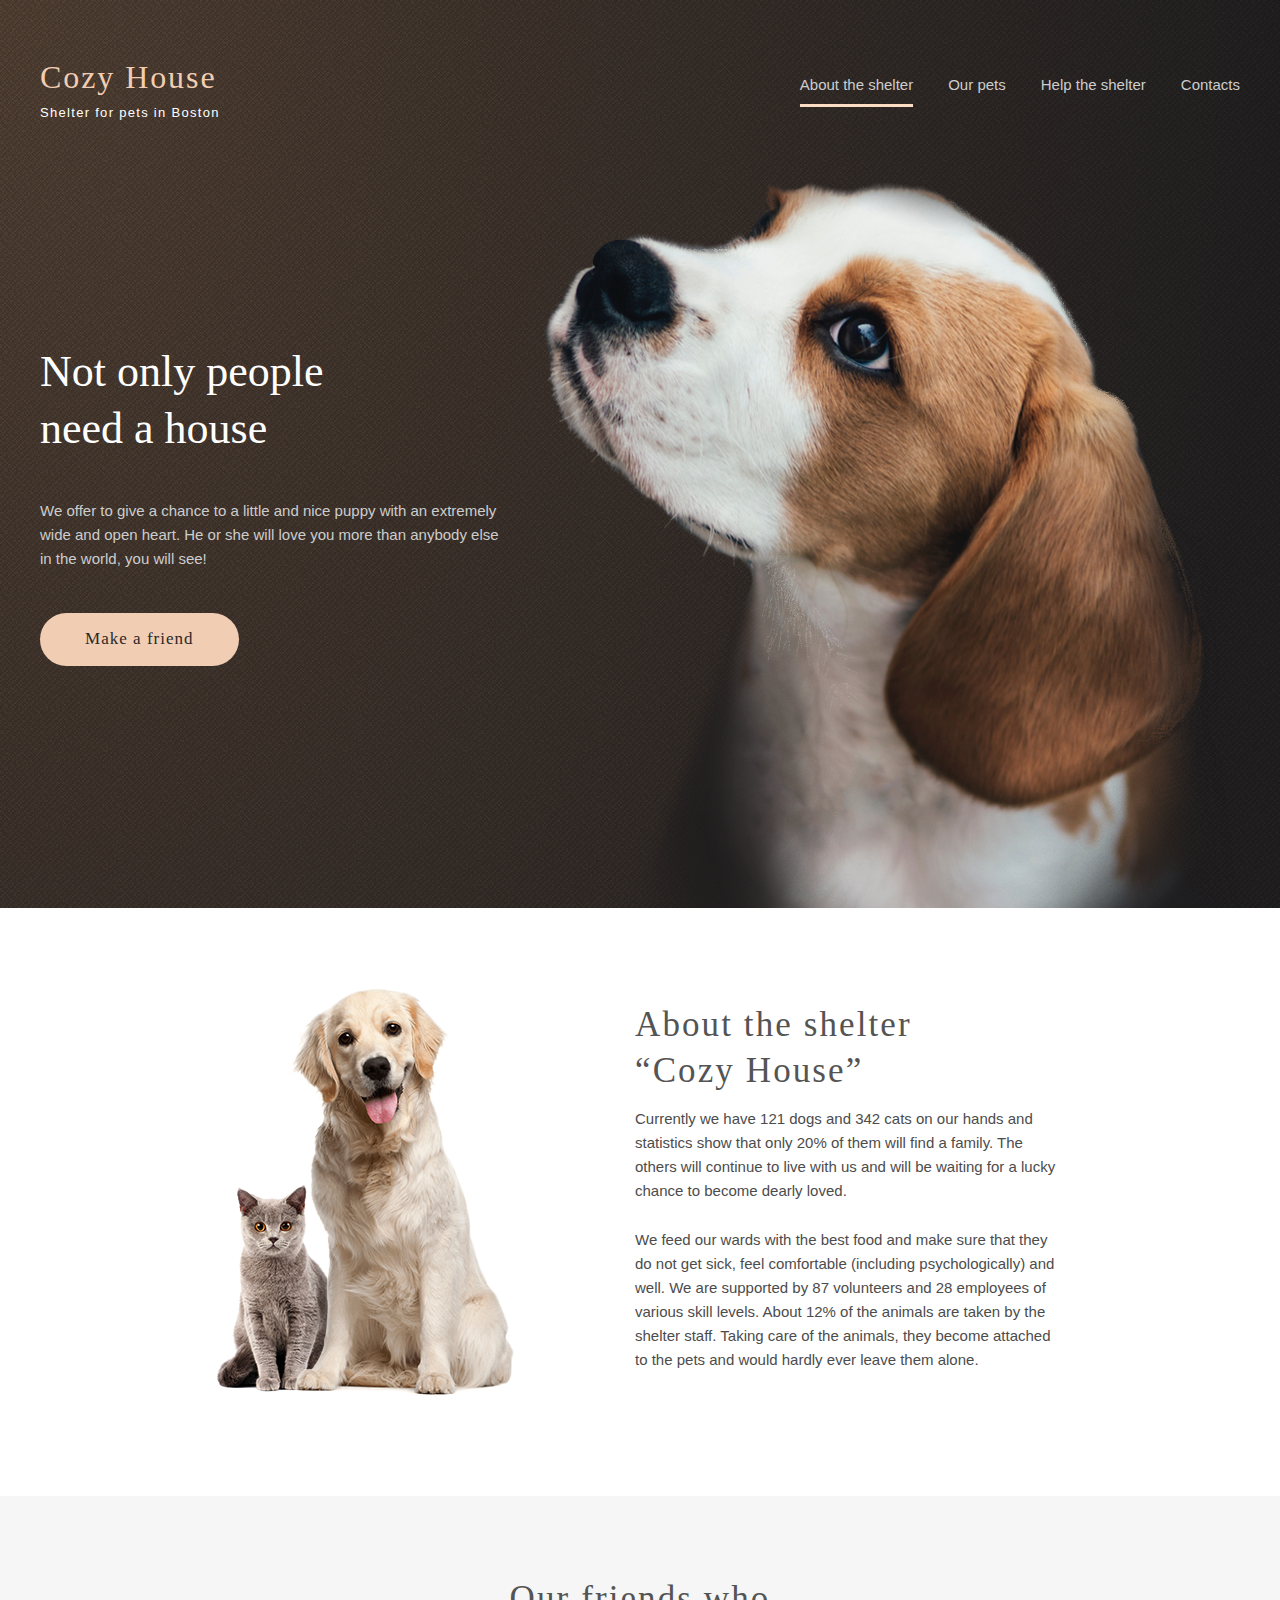
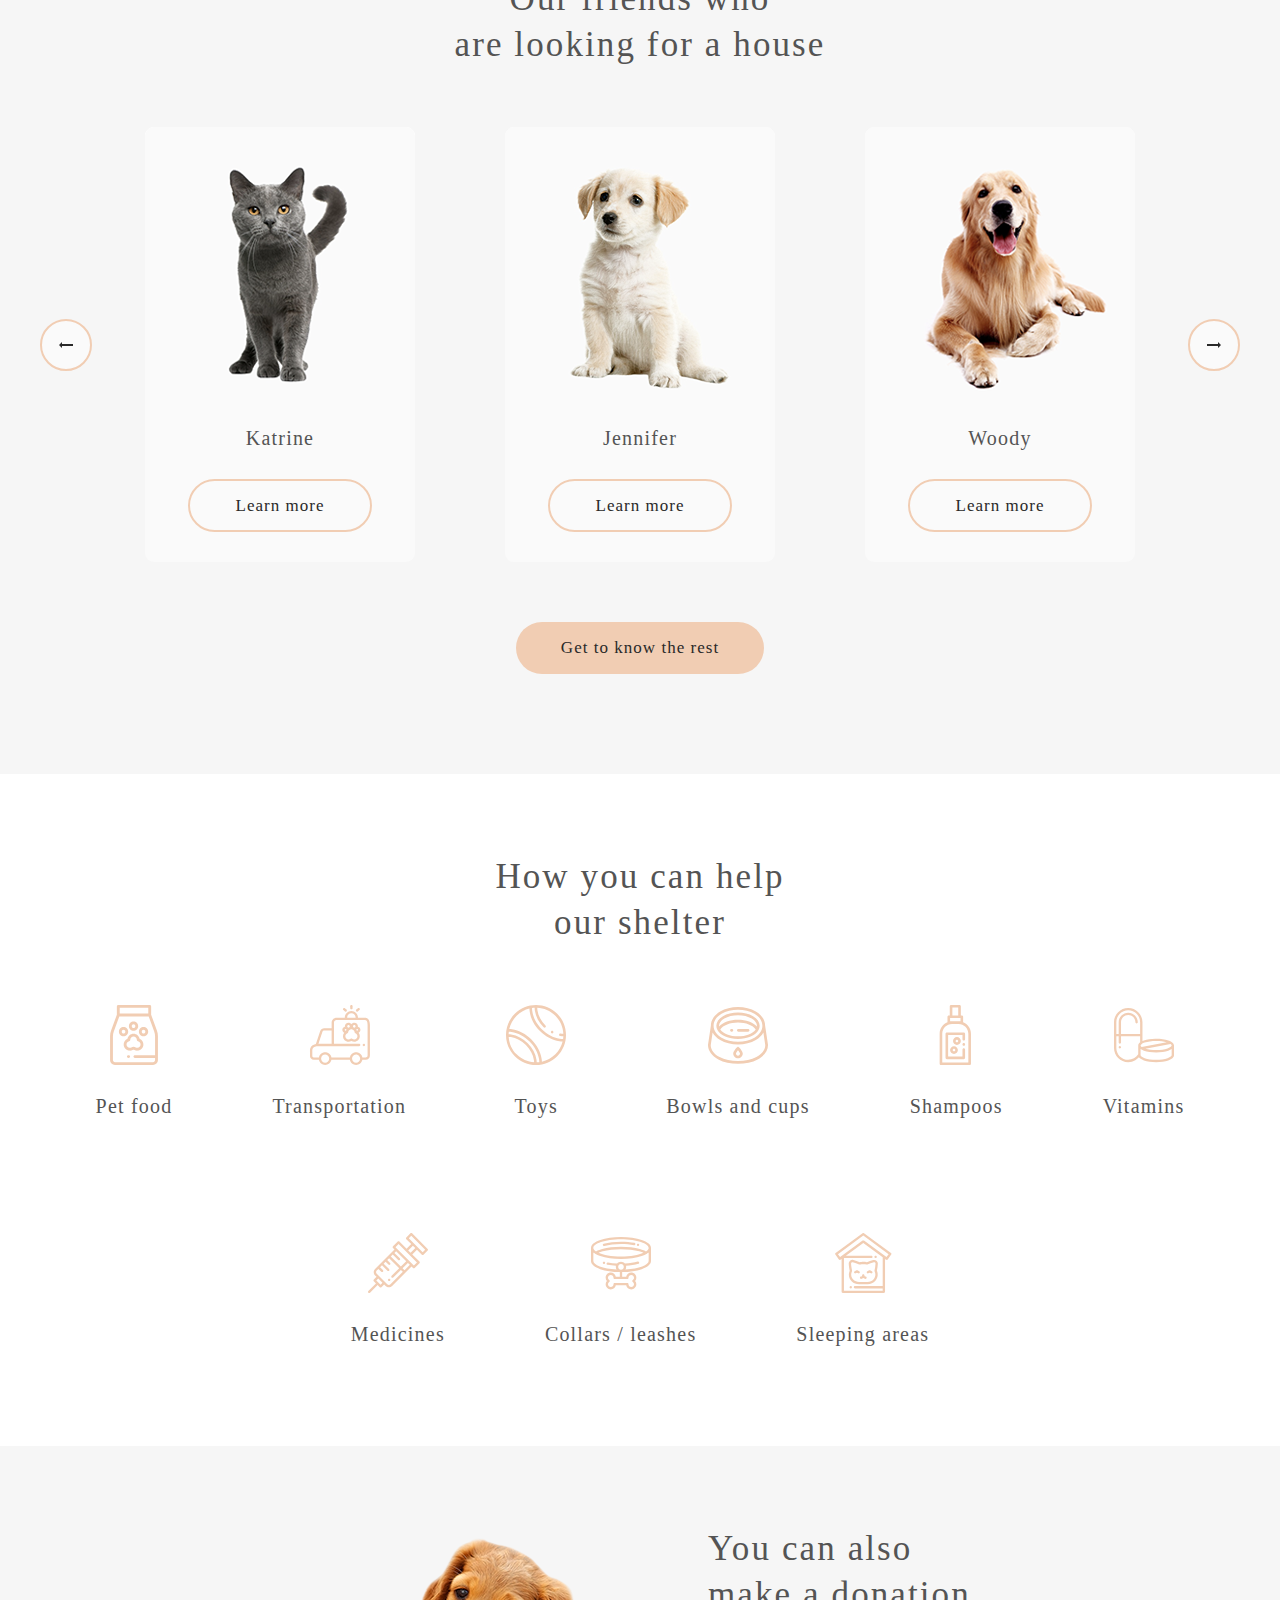
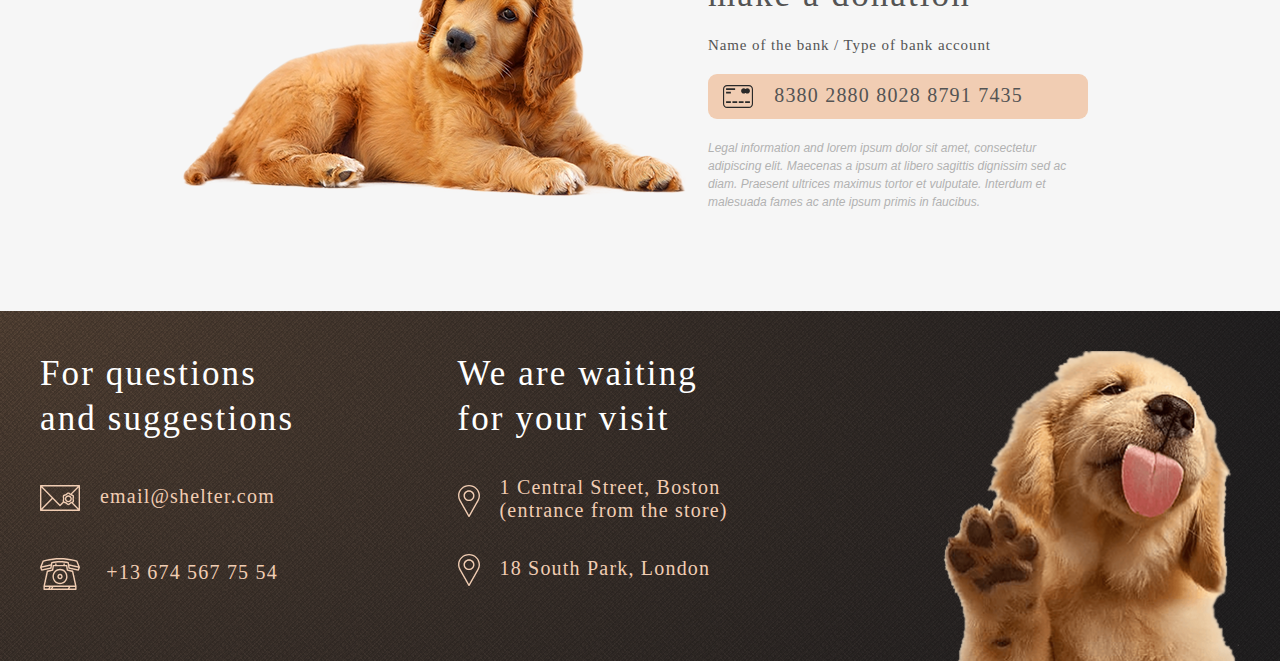
<file: index.html>
<!DOCTYPE html>
<html lang="en">
  <head>
    <meta charset="UTF-8" />
    <meta http-equiv="X-UA-Compatible" content="IE=edge" />
    <meta name="viewport" content="width=device-width, initial-scale=1.0" />
    <title>Shelter</title>
    <link rel="stylesheet" href="css/style.css" />
  </head>
  <body>
    <header>
      <div class="container flex-wrapper">
        <div>
          <a class="logo" href="#"> Cozy House</a>
          <p class="subtitle">Shelter for pets in Boston</p>
        </div>
        <div>
          <nav>
            <ul>
              <li class="li-about"><a class="a-about" href="#">About the shelter</a></li>
              <li><a href="our-pets.html">Our pets</a></li>
              <li><a href="#">Help the shelter</a></li>
              <li><a href="#">Contacts</a></li>
            </ul>
          </nav>
          <img class="mob-menu" src="images/mob-menu.svg" alt="menu" />
        </div>
      </div>
    </header>
    <main>
      <section class="hero">
        <div class="container wrapper-hero">
          <div class="side-left">
            <h1>Not only people need a house</h1>
            <div class="chance">
              We offer to give a chance to a little and nice puppy with an
              extremely wide and open heart. He or she will love you more than
              anybody else in the world, you will see!
            </div>
            <div><button class="button">Make a friend</button></div>
          </div>
          <div class="side-right">
            <img class="puppy" src="images/puppy-header.png" alt="puppy" />
          </div>
        </div>
      </section>
      <section class="about">
        <div class="container wrapper-about">
          <div class="catdog">
            <img class="dog-cat" src="images/dog-cat.png" alt="dog-cat" />
          </div>
          <div>
            <h2 class="about">About the shelter “Cozy House”</h2>
            <p class="p-about">
              Currently we have 121 dogs and 342 cats on our hands and
              statistics show that only 20% of them will find a family. The
              others will continue to live with us and will be waiting for a
              lucky chance to become dearly loved.
            </p>
            <p class="p-about-two">
              We feed our wards with the best food and make sure that they do
              not get sick, feel comfortable (including psychologically) and
              well. We are supported by 87 volunteers and 28 employees of
              various skill levels. About 12% of the animals are taken by the
              shelter staff. Taking care of the animals, they become attached to
              the pets and would hardly ever leave them alone.
            </p>
          </div>
        </div>
      </section>
      <section class="friends">
        <div class="container wrapper-friends">
          <div>
            <h2 class="text-friend">
              Our friends who <br />
              are looking for a house
            </h2>
          </div>
          <div class="our-friends">
            <div class="button-left-right">
              <button class="button-left"></button>
            </div>
            <div class="wrapper-katrine-jennifer-woody">
              <div class="katrine-jennifer-woody katrine">
                <img src="images/katrine.png" alt="katrine" />
                <p class="p-friends">Katrine</p>
                <div class="button-a-friends">
                  <a class="a-friends" href="#">Learn more</a>
                </div>
              </div>
              <div class="katrine-jennifer-woody jennifer">
                <img src="images/jennifer.png" alt="jennifer" />
                <p class="p-friends">Jennifer</p>
                <div class="button-a-friends">
                  <a class="a-friends" href="#">Learn more</a>
                </div>
              </div>
              <div class="katrine-jennifer-woody woody">
                <img src="images/woody.png" alt="woody" />
                <p class="p-friends">Woody</p>
                <div class="button-a-friends">
                  <a class="a-friends" href="#">Learn more</a>
                </div>
              </div>
            </div>
            <div class="button-left-right">
              <button button class="button-right"></button>
            </div>
          </div>
          <div class="friends-button">
            <button class="rest">Get to know the rest</button>
          </div>
        </div>
      </section>
      <section class="help">
        <div class="container">
          <h2 class="help-shelter">How you can help our shelter</h2>
          <div class="wrapper-help">
            <div class="item">
              <img src="images/food.svg" alt="food" />
              <p>Pet food</p>
            </div>
            <div class="item">
              <img src="images/transportation.svg" alt="transportation" />
              <p>Transportation</p>
            </div>
            <div class="item">
              <img src="images/toys.svg" alt="toys" />
              <p>Toys</p>
            </div>
            <div class="item">
              <img src="images/bowls-and-cups.svg" alt="bowls" />
              <p>Bowls and cups</p>
            </div>
            <div class="item">
              <img src="images/shampoos.svg" alt="shampoos" />
              <p>Shampoos</p>
            </div>
            <div class="item">
              <img src="images/vitamins.svg" alt="vitamins" />
              <p>Vitamins</p>
            </div>
            <div class="item">
              <img src="images/medicines.svg" alt="medicines" />
              <p>Medicines</p>
            </div>
            <div class="item">
              <img src="images/collars-leashes.svg" alt="Collars" />
              <p>Collars / leashes</p>
            </div>
            <div class="item sleeping">
              <img src="images/sleeping-area.svg" alt="Sleeping" />
              <p>Sleeping areas</p>
            </div>
          </div>
        </div>
      </section>
      <section class="make">
        <div class="container">
          <div class="wrapper-make">
            <div class="make-left">
              <img class="dog-left" src="images/donation-dog.png" alt="dog" />
            </div>
            <div class="make-right">
              <h2 class="donation">
                You can also <br />
                make a donation
              </h2>
              <p class="p-donation">Name of the bank / Type of bank account</p>
              <div class="button-card">
                <p class="card">
                  <img
                    class="credit-card"
                    src="images/credit-card.svg"
                    alt="card"
                  />
                  8380 2880 8028 8791 7435
              </p>
              </div>
              <p class="text-make">
                Legal information and lorem ipsum dolor sit amet, consectetur
                adipiscing elit. Maecenas a ipsum at libero sagittis dignissim
                sed ac diam. Praesent ultrices maximus tortor et vulputate.
                Interdum et malesuada fames ac ante ipsum primis in faucibus.
              </p>
            </div>
          </div>
        </div>
      </section>
    </main>
    <footer>
      <div class="container">
        <div class="footer-wrapper">
          <div class="one">
          <p class="footer-questions">For questions and suggestions</p>
          <div class="mailto"><a href="mailto:email@shelter.com">email@shelter.com</a></div> 
          <div class="phone"><a href="tel:+136745677554"> +13 674 567 75 54</a></div> 
        </div>
        <div class="two">
          <p class="waiting-for">We are waiting for your visit</p>
          <div class="icon-one"><p class="icon-one">1 Central Street, Boston (entrance from the store)</p></div> 
          <div class="icon-two"><p class="icon-two"> 18 South Park, London</p></div> 
        </div>
        <div class="footer-puppy">
          <img src="images/footer-puppy.png" alt="footer-puppy" />
        </div>
      </div>
    </footer>
  </body>
</html>
</file>
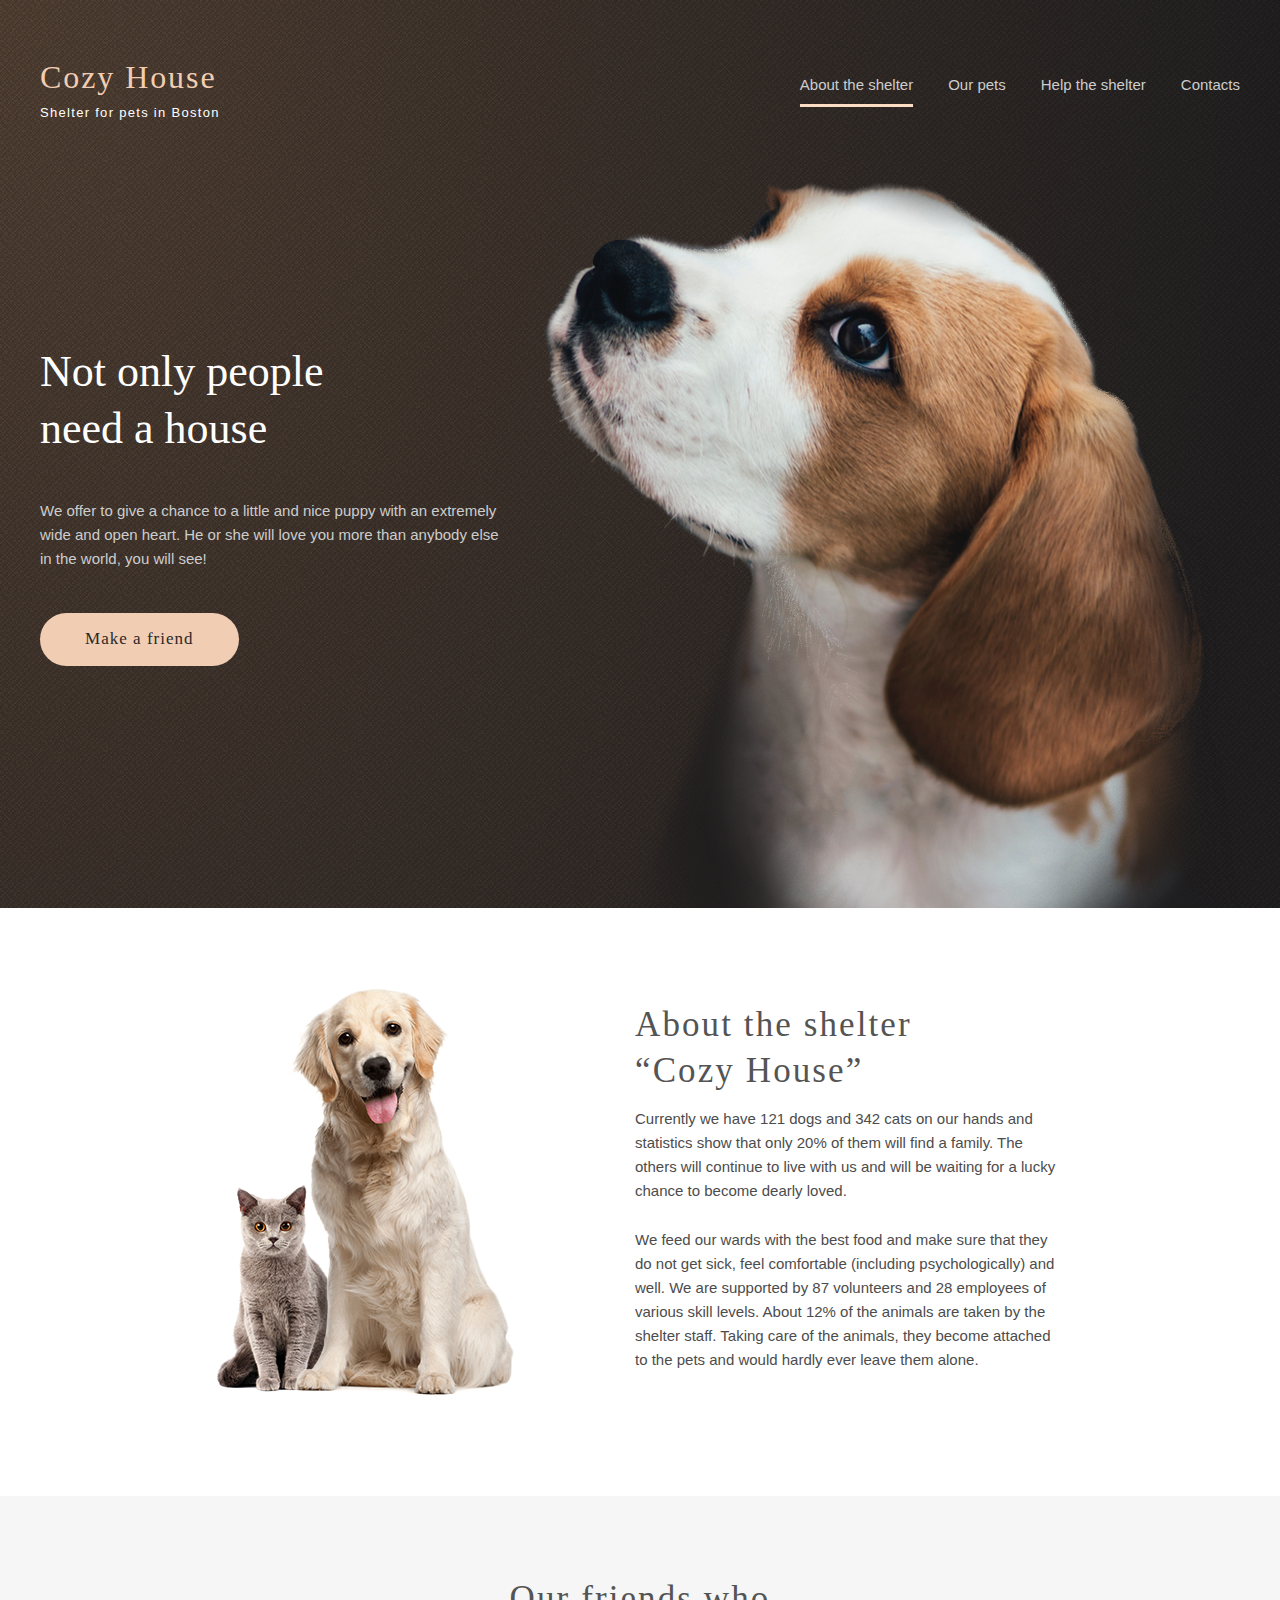
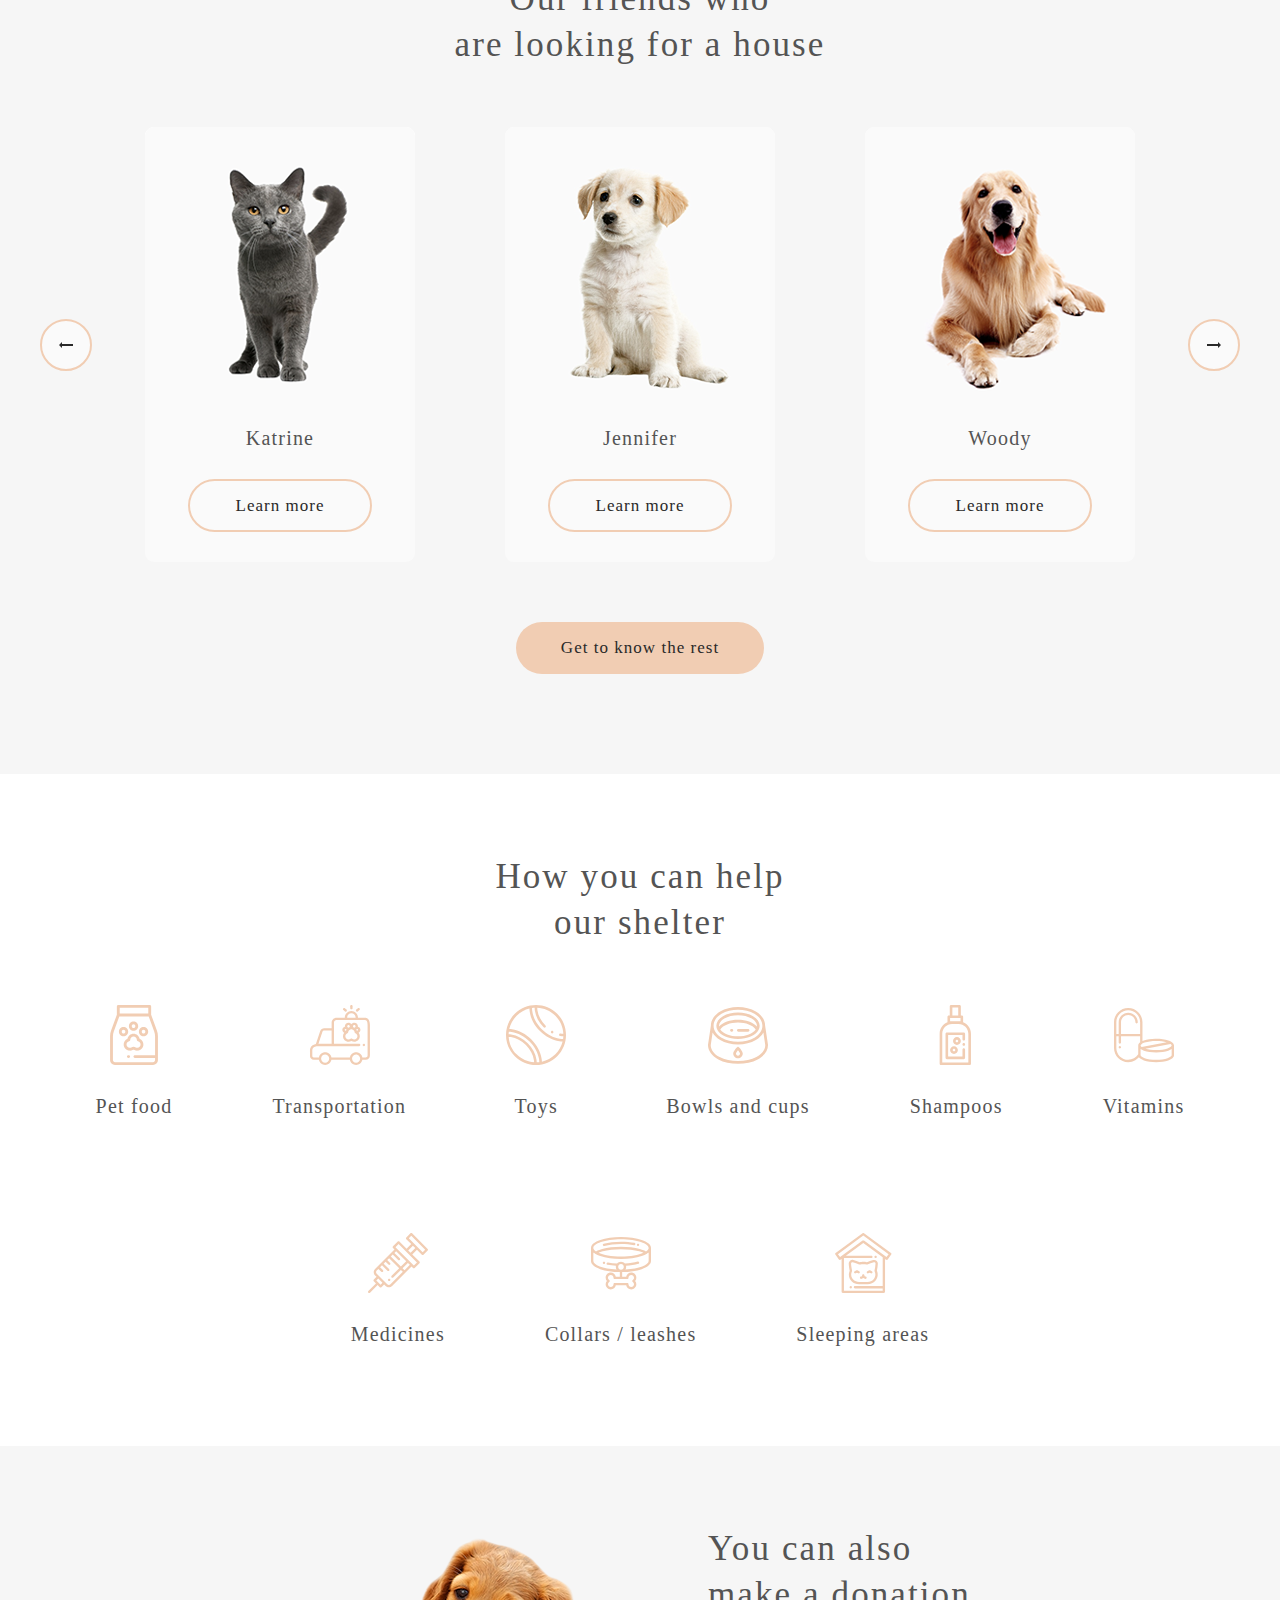
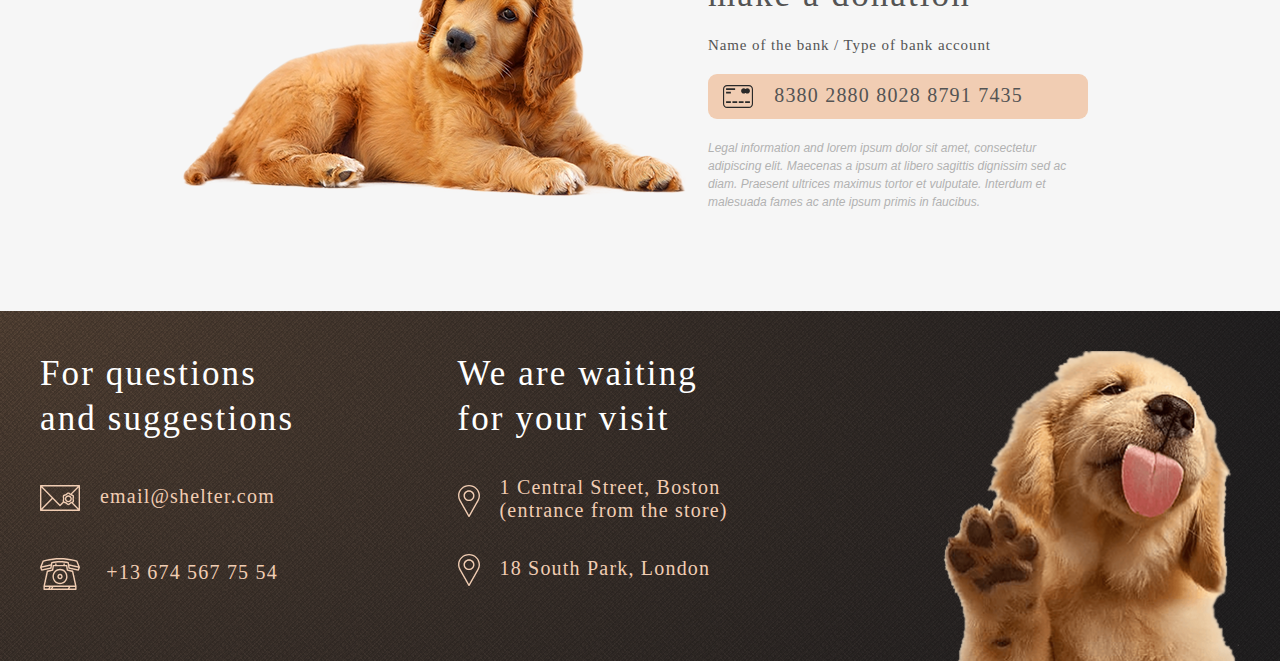
<file: hw8/index.html>
<!DOCTYPE html>
<html lang="en">
  <head>
    <meta charset="UTF-8" />
    <meta http-equiv="X-UA-Compatible" content="IE=edge" />
    <meta name="viewport" content="width=device-width, initial-scale=1.0" />
    <title>Shelter</title>
    <link rel="stylesheet" href="css/style.css" />
  </head>
  <body>
    <header>
      <div class="container flex-wrapper">
        <div>
          <a class="logo" href="#"> Cozy House</a>
          <p class="subtitle">Shelter for pets in Boston</p>
        </div>
        <div>
          <nav>
            <ul>
              <li class="li-about"><a href="#">About the shelter</a></li>
              <li><a href="http://127.0.0.1:5500/index2.html">Our pets</a></li>
              <li><a href="#">Help the shelter</a></li>
              <li><a href="#">Contacts</a></li>
            </ul>
          </nav>
          <img class="mob-menu" src="images/mob-menu.svg" alt="menu" />
        </div>
      </div>
    </header>
    <main>
      <section class="hero">
        <div class="container wrapper-hero">
          <div class="side-left">
            <h1>Not only people need a house</h1>
            <div class="chance">
              We offer to give a chance to a little and nice puppy with an
              extremely wide and open heart. He or she will love you more than
              anybody else in the world, you will see!
            </div>
            <div><button class="button">Make a friend</button></div>
          </div>
          <div class="side-right">
            <img class="puppy" src="images/puppy-header.png" alt="puppy" />
          </div>
        </div>
      </section>
      <section class="about">
        <div class="container wrapper-about">
          <div class="catdog">
            <img class="dog-cat" src="images/dog-cat.png" alt="dog-cat" />
          </div>
          <div>
            <h2 class="about">About the shelter “Cozy House”</h2>
            <p class="p-about">
              Currently we have 121 dogs and 342 cats on our hands and
              statistics show that only 20% of them will find a family. The
              others will continue to live with us and will be waiting for a
              lucky chance to become dearly loved.
            </p>
            <p class="p-about-two">
              We feed our wards with the best food and make sure that they do
              not get sick, feel comfortable (including psychologically) and
              well. We are supported by 87 volunteers and 28 employees of
              various skill levels. About 12% of the animals are taken by the
              shelter staff. Taking care of the animals, they become attached to
              the pets and would hardly ever leave them alone.
            </p>
          </div>
        </div>
      </section>
      <section class="friends">
        <div class="container wrapper-friends">
          <div>
            <h2 class="text-friend">
              Our friends who <br />
              are looking for a house
            </h2>
          </div>
          <div class="our-friends">
            <div class="button-left-right">
              <button class="button-left"></button>
            </div>
            <div class="wrapper-katrine-jennifer-woody">
              <div class="katrine-jennifer-woody katrine">
                <img src="images/katrine.png" alt="katrine" />
                <p class="p-friends">Katrine</p>
                <div class="button-a-friends">
                  <a class="a-friends" href="#">Learn more</a>
                </div>
              </div>
              <div class="katrine-jennifer-woody jennifer">
                <img src="images/jennifer.png" alt="jennifer" />
                <p class="p-friends">Jennifer</p>
                <div class="button-a-friends">
                  <a class="a-friends" href="#">Learn more</a>
                </div>
              </div>
              <div class="katrine-jennifer-woody woody">
                <img src="images/woody.png" alt="woody" />
                <p class="p-friends">Woody</p>
                <div class="button-a-friends">
                  <a class="a-friends" href="#">Learn more</a>
                </div>
              </div>
            </div>
            <div class="button-left-right">
              <button button class="button-right"></button>
            </div>
          </div>
          <div class="friends-button">
            <button class="rest">Get to know the rest</button>
          </div>
        </div>
      </section>
      <section class="help">
        <div class="container">
          <h2 class="help-shelter">How you can help our shelter</h2>
          <div class="wrapper-help">
            <div class="item">
              <img src="images/food.svg" alt="food" />
              <p>Pet food</p>
            </div>
            <div class="item">
              <img src="images/transportation.svg" alt="transportation" />
              <p>Transportation</p>
            </div>
            <div class="item">
              <img src="images/toys.svg" alt="toys" />
              <p>Toys</p>
            </div>
            <div class="item">
              <img src="images/bowls-and-cups.svg" alt="bowls" />
              <p>Bowls and cups</p>
            </div>
            <div class="item">
              <img src="images/shampoos.svg" alt="shampoos" />
              <p>Shampoos</p>
            </div>
            <div class="item">
              <img src="images/vitamins.svg" alt="vitamins" />
              <p>Vitamins</p>
            </div>
            <div class="item">
              <img src="images/medicines.svg" alt="medicines" />
              <p>Medicines</p>
            </div>
            <div class="item">
              <img src="images/collars-leashes.svg" alt="Collars" />
              <p>Collars / leashes</p>
            </div>
            <div class="item sleeping">
              <img src="images/sleeping-area.svg" alt="Sleeping" />
              <p>Sleeping areas</p>
            </div>
          </div>
        </div>
      </section>
      <section class="make">
        <div class="container">
          <div class="wrapper-make">
            <div class="make-left">
              <img class="dog-left" src="images/donation-dog.png" alt="dog" />
            </div>
            <div class="make-right">
              <h2 class="donation">
                You can also <br />
                make a donation
              </h2>
              <p class="p-donation">Name of the bank / Type of bank account</p>
              <div class="button-card">
                <p class="card">
                  <img
                    class="credit-card"
                    src="images/credit-card.svg"
                    alt="card"
                  />
                  8380 2880 8028 8791 7435
              </p>
              </div>
              <p class="text-make">
                Legal information and lorem ipsum dolor sit amet, consectetur
                adipiscing elit. Maecenas a ipsum at libero sagittis dignissim
                sed ac diam. Praesent ultrices maximus tortor et vulputate.
                Interdum et malesuada fames ac ante ipsum primis in faucibus.
              </p>
            </div>
          </div>
        </div>
      </section>
    </main>
    <footer>
      <div class="container">
        <div class="footer-wrapper">
          <div class="one">
          <p class="footer-questions">For questions and suggestions</p>
          <div class="mailto"><a href="mailto:email@shelter.com">email@shelter.com</a></div> 
          <div class="phone"><a href="tel:+136745677554"> +13 674 567 75 54</a></div> 
        </div>
        <div class="two">
          <p class="waiting-for">We are waiting for your visit</p>
          <div class="icon-one"><p class="icon-one">1 Central Street, Boston (entrance from the store)</p></div> 
          <div class="icon-two"><p class="icon-two"> 18 South Park, London</p></div> 
        </div>
        <div class="footer-puppy">
          <img src="images/footer-puppy.png" alt="footer-puppy" />
        </div>
      </div>
    </footer>
  </body>
</html>
</file>
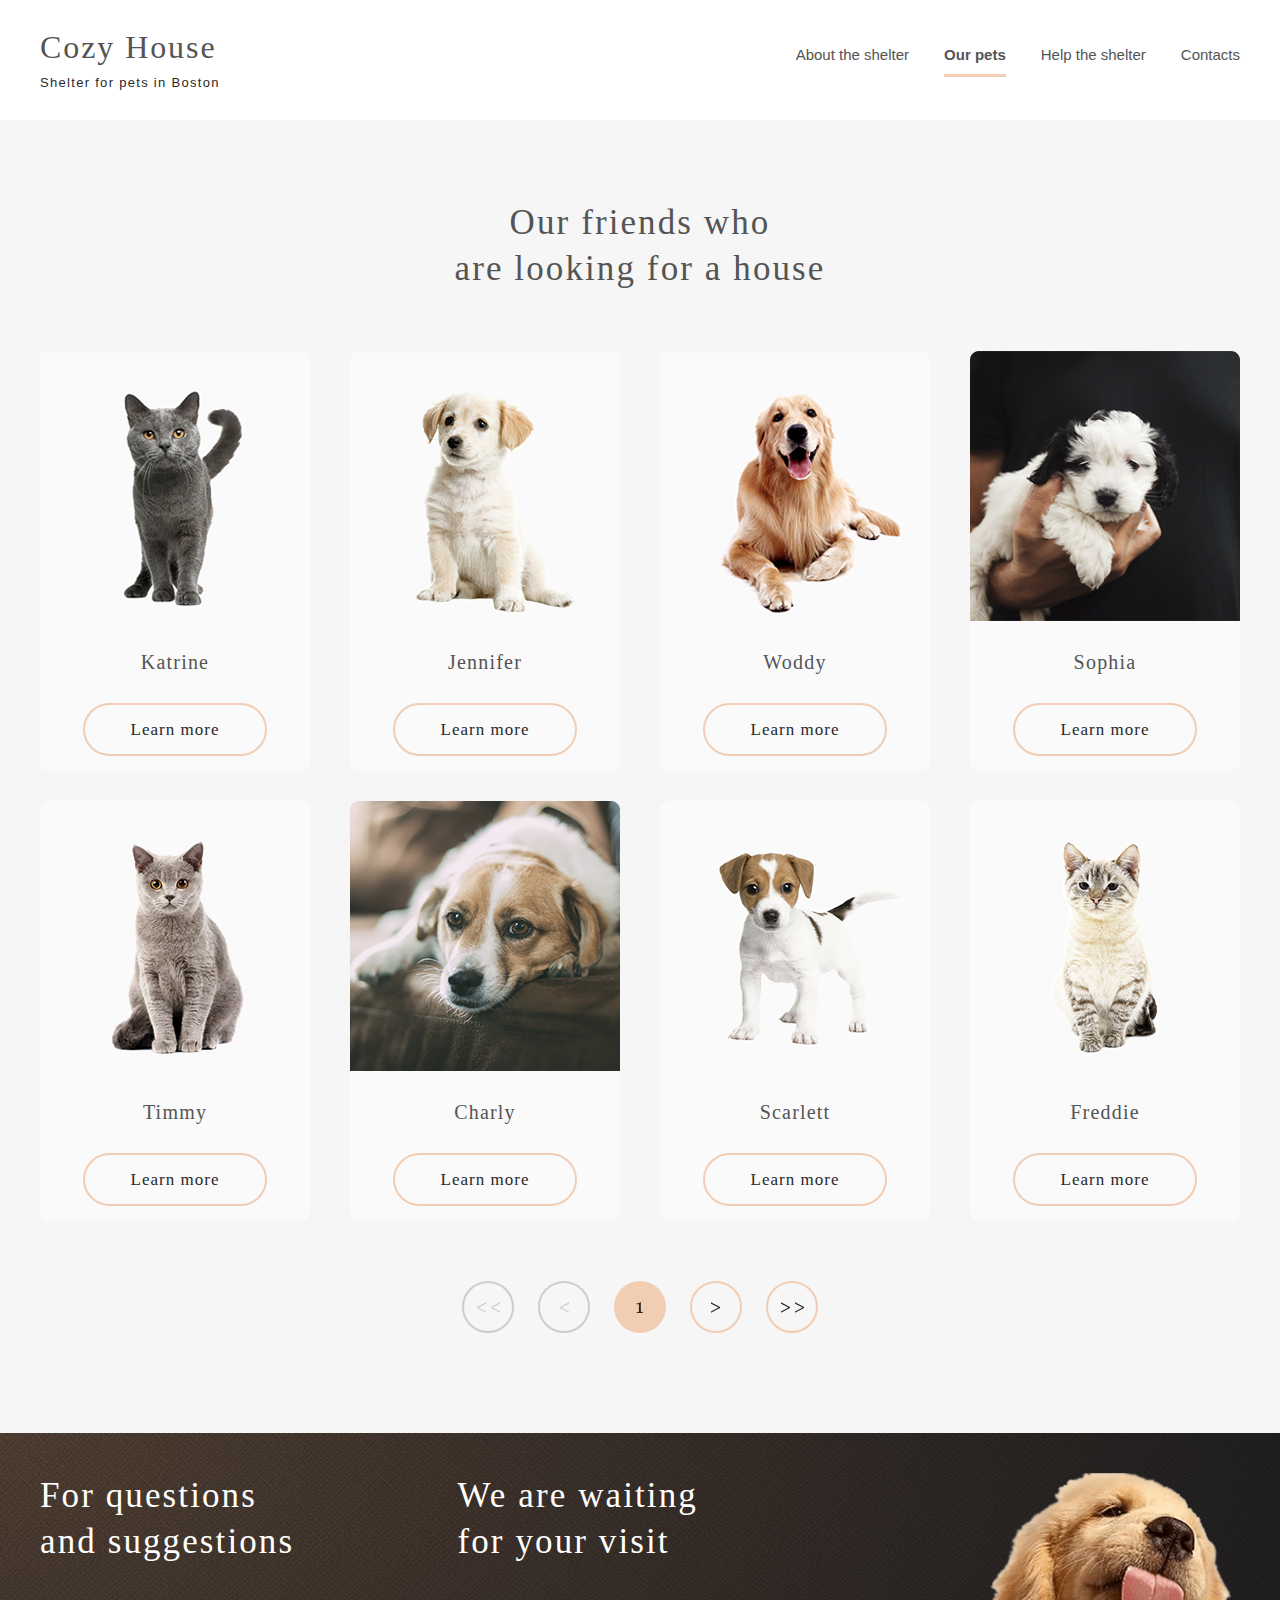
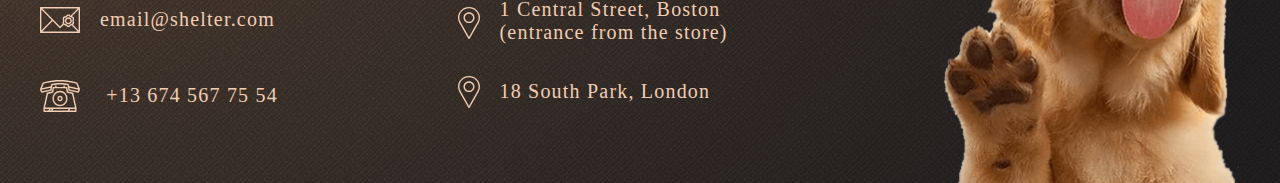
<file: our-pets.html>
<!DOCTYPE html>
<html lang="en">
  <head>
    <meta charset="UTF-8" />
    <meta http-equiv="X-UA-Compatible" content="IE=edge" />
    <meta name="viewport" content="width=device-width, initial-scale=1.0" />
    <title>Our-pets</title>
    <link rel="stylesheet" href="./css/style2.css" />
  </head>
  <body>
    <header>
      <div class="container flex-wrapper">
        <div>
          <a class="logo" href="index.html"> Cozy House
          <p class="subtitle">Shelter for pets in Boston</p>
        </div></a>
        <div>
          <nav>
            <ul>
              <li><a href="index.html">About the shelter</a></li>
              <li class="our-pets">
                <a class="our-pets" href="#">Our pets</a>
              </li>
              <li><a href="#">Help the shelter</a></li>
              <li><a href="#">Contacts</a></li>
            </ul>
          </nav>
          <img class="mob-menu" src="./images2/Burger.svg" alt="menu" />
        </div>
      </div>
    </header>
    <main>
      <div class="container">
        <div class="h-one">
          <h1>Our friends who <br> are looking for a house</h1>
        </div>
        <div class="wrapper-block">
          <div class="player katrine">
            <img src="./images2/katrine.png" alt="katrine" />
            <p class="p-friends">Katrine</p>
            <div class="button-a-friends">
              <a class="a-friends" href="#">Learn more</a>
            </div>
          </div>
		  <div class="player jennifer">
            <img src="./images2/jennifer.png" alt="jennifer" />
            <p class="p-friends">Jennifer</p>
            <div class="button-a-friends">
              <a class="a-friends" href="#">Learn more</a>
            </div>
          </div>
		  <div class="player woody">
            <img src="./images2/woody.png" alt="woody" />
            <p class="p-friends">Woddy</p>
            <div class="button-a-friends">
              <a class="a-friends" href="#">Learn more</a>
            </div>
          </div>
		  <div class="player sophia">
            <img src="./images2/sophia.png" alt="sophia" />
            <p class="p-friends">Sophia</p>
            <div class="button-a-friends">
              <a class="a-friends" href="#">Learn more</a>
            </div>
          </div>
		  <div class="player timmy">
            <img src="./images2/timmy.png" alt="timmy" />
            <p class="p-friends">Timmy</p>
            <div class="button-a-friends">
              <a class="a-friends" href="#">Learn more</a>
            </div>
          </div>
		  <div class="player charly">
            <img src="./images2/charly.png" alt="charly" />
            <p class="p-friends">Charly</p>
            <div class="button-a-friends">
              <a class="a-friends" href="#">Learn more</a>
            </div>
          </div>
		  <div class="player scarlet">
            <img src="./images2/scarlet.png" alt="scarlet" />
            <p class="p-friends">Scarlett</p>
            <div class="button-a-friends">
              <a class="a-friends" href="#">Learn more</a>
            </div>
          </div>
		  <div class="player freddie">
            <img src="./images2/freddie.png" alt="freddie" />
            <p class="p-friends">Freddie</p>
            <div class="button-a-friends">
              <a class="a-friends" href="#">Learn more</a>
            </div>
          </div>
        </div>
		<div class="buttons">
			<button class="left-left"></button>
			<button class="left"></button>
      <button class="center"></button>
			<button class="right"></button>
			<button class="right-right"></button>
		</div>
      </div>
    </main>
    <footer>
      <div class="container">
        <div class="footer-wrapper">
          <div class="one">
          <p class="footer-questions">For questions and suggestions</p>
          <div class="mailto"><a href="mailto:email@shelter.com">email@shelter.com</a></div> 
          <div class="phone"><a href="tel:+136745677554"> +13 674 567 75 54</a></div> 
        </div>
        <div class="two">
          <p class="waiting-for">We are waiting for your visit</p>
          <div class="icon-one"><p class="icon-one">1 Central Street, Boston (entrance from the store)</p></div> 
          <div class="icon-two"><p class="icon-two"> 18 South Park, London</p></div> 
        </div>
        <div class="footer-puppy">
          <img src="images/footer-puppy.png" alt="footer-puppy" />
        </div>
      </div>
    </footer>
  </body>
</html>
</file>
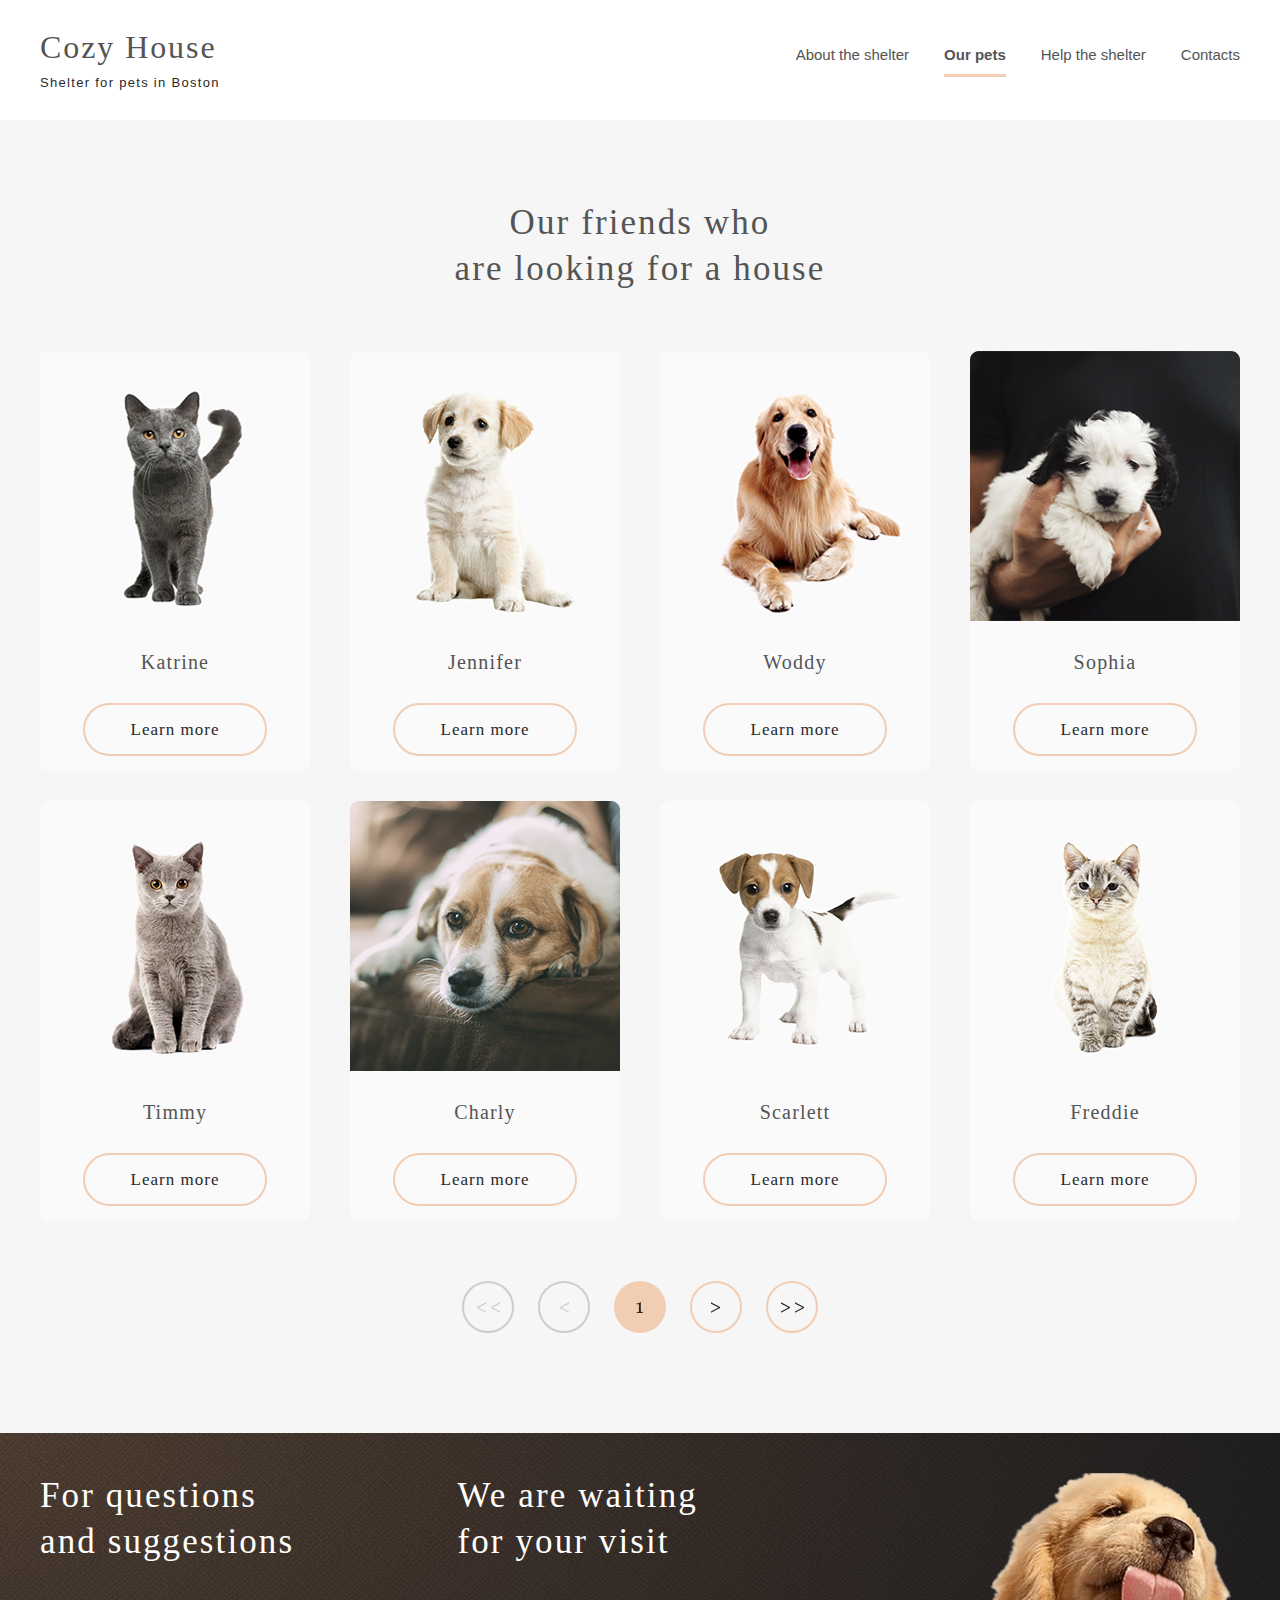
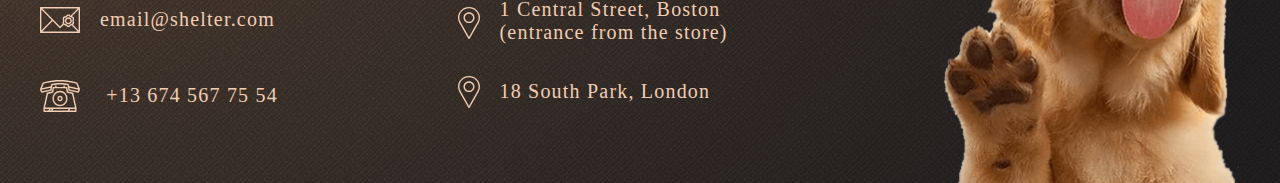
<file: hw8/index2.html>
<!DOCTYPE html>
<html lang="en">
  <head>
    <meta charset="UTF-8" />
    <meta http-equiv="X-UA-Compatible" content="IE=edge" />
    <meta name="viewport" content="width=device-width, initial-scale=1.0" />
    <title>Our-pets</title>
    <link rel="stylesheet" href="./css/style2.css" />
  </head>
  <body>
    <header>
      <div class="container flex-wrapper">
        <div>
          <a class="logo" href="http://127.0.0.1:5500/index.html"> Cozy House
          <p class="subtitle">Shelter for pets in Boston</p>
        </div></a>
        <div>
          <nav>
            <ul>
              <li><a href="http://127.0.0.1:5500/index.html">About the shelter</a></li>
              <li class="our-pets">
                <a class="our-pets" href="#">Our pets</a>
              </li>
              <li><a href="#">Help the shelter</a></li>
              <li><a href="#">Contacts</a></li>
            </ul>
          </nav>
          <img class="mob-menu" src="./images2/Burger.svg" alt="menu" />
        </div>
      </div>
    </header>
    <main>
      <div class="container">
        <div class="h-one">
          <h1>Our friends who <br> are looking for a house</h1>
        </div>
        <div class="wrapper-block">
          <div class="player katrine">
            <img src="./images2/katrine.png" alt="katrine" />
            <p class="p-friends">Katrine</p>
            <div class="button-a-friends">
              <a class="a-friends" href="#">Learn more</a>
            </div>
          </div>
		  <div class="player jennifer">
            <img src="./images2/jennifer.png" alt="jennifer" />
            <p class="p-friends">Jennifer</p>
            <div class="button-a-friends">
              <a class="a-friends" href="#">Learn more</a>
            </div>
          </div>
		  <div class="player woody">
            <img src="./images2/woody.png" alt="woody" />
            <p class="p-friends">Woddy</p>
            <div class="button-a-friends">
              <a class="a-friends" href="#">Learn more</a>
            </div>
          </div>
		  <div class="player sophia">
            <img src="./images2/sophia.png" alt="sophia" />
            <p class="p-friends">Sophia</p>
            <div class="button-a-friends">
              <a class="a-friends" href="#">Learn more</a>
            </div>
          </div>
		  <div class="player timmy">
            <img src="./images2/timmy.png" alt="timmy" />
            <p class="p-friends">Timmy</p>
            <div class="button-a-friends">
              <a class="a-friends" href="#">Learn more</a>
            </div>
          </div>
		  <div class="player charly">
            <img src="./images2/charly.png" alt="charly" />
            <p class="p-friends">Charly</p>
            <div class="button-a-friends">
              <a class="a-friends" href="#">Learn more</a>
            </div>
          </div>
		  <div class="player scarlet">
            <img src="./images2/scarlet.png" alt="scarlet" />
            <p class="p-friends">Scarlett</p>
            <div class="button-a-friends">
              <a class="a-friends" href="#">Learn more</a>
            </div>
          </div>
		  <div class="player freddie">
            <img src="./images2/freddie.png" alt="freddie" />
            <p class="p-friends">Freddie</p>
            <div class="button-a-friends">
              <a class="a-friends" href="#">Learn more</a>
            </div>
          </div>
        </div>
		<div class="buttons">
			<button class="left-left"></button>
			<button class="left"></button>
      <button class="center"></button>
			<button class="right"></button>
			<button class="right-right"></button>
		</div>
      </div>
    </main>
    <footer>
      <div class="container">
        <div class="footer-wrapper">
          <div class="one">
          <p class="footer-questions">For questions and suggestions</p>
          <div class="mailto"><a href="mailto:email@shelter.com">email@shelter.com</a></div> 
          <div class="phone"><a href="tel:+136745677554"> +13 674 567 75 54</a></div> 
        </div>
        <div class="two">
          <p class="waiting-for">We are waiting for your visit</p>
          <div class="icon-one"><p class="icon-one">1 Central Street, Boston (entrance from the store)</p></div> 
          <div class="icon-two"><p class="icon-two"> 18 South Park, London</p></div> 
        </div>
        <div class="footer-puppy">
          <img src="images/footer-puppy.png" alt="footer-puppy" />
        </div>
      </div>
    </footer>
  </body>
</html>
</file>
<file: css/style.css>
*{
	margin: 0;
	padding: 0;
	box-sizing: border-box;
}

.container{
	max-width: 1200px;
	margin: auto;
}

img{
	display: block;
	max-width: 100%;
}

button{
	background: transparent;
	border: none;
	cursor: pointer;
}

.flex-wrapper{
	display: flex;
	justify-content: space-between;
	align-items: center;
}

header ul{
	list-style: none;
	display: flex;
	justify-content: space-between;
	gap: 35px;
}

.logo{
	text-decoration: none;
	font-family: 'Georgia';
	font-weight: 400;
	font-size: 32px;
	line-height: 110%;
	letter-spacing: 0.06em;
	color: #F1CDB3;
}



.subtitle{
	margin-top: 10px;
	font-family: 'Arial';
	font-weight: 400;
	font-size: 13px;
	line-height: 15px;
	letter-spacing: 0.1em;
	color: #FFFFFF;
}

header nav a{
	text-decoration: none;
	font-family: 'Arial';
	font-weight: 400;
	font-size: 15px;
	line-height: 160%;
	color: #CDCDCD;
}

.mob-menu{
	display: none;
}

header ul li.li-about{
	border-bottom: 3px #FDDCC4 solid;
	padding-bottom: 7px;
}

header a.a-about:hover{
	color: #FAFAFA;
}

header{
	position: absolute;
	width: 100%;
	padding: 60px 0;
}

section.hero{
	background: url(../images/noise_transparent.png), url(../images/noise_transparent@2x.png), radial-gradient(100% 215.42% at 0% 0%, #5B483A 0%, #262425 100%);
	padding-top: 180px;
}

.wrapper-hero{
	display: flex;
}

.side-left{
	padding-top: 163px;
}

h1{
	max-width: 310px;
	font-family: 'Georgia';
	font-weight: 400;
	font-size: 44px;
	line-height: 130%;
	color: #FFFFFF;
}

.chance{
	margin: 42px 42px 42px 0;
	max-width: 460px;
	font-family: 'Arial';
	font-weight: 400;
	font-size: 15px;
	line-height: 160%;
	color: #CDCDCD;
}

.button{
	padding: 15px 45px;
	background-color: #F1CDB3;
	border-radius: 100px;
	border: none;
	font-family: 'Georgia';
	font-weight: 400;
	font-size: 17px;
	line-height: 130%;
	letter-spacing: 0.06em;
	color: #292929;
}

button:hover{
	background-color: #FDDCC4;
}

.puppy{
	max-width: 698px;
}

section.about{
	background-color: #FFFFFF;
}

.wrapper-about{
	display: flex;
	gap: 120px;
	justify-content: center;
	padding: 80px 0 100px 0;
}

.dog-cat{
	max-width: 300px;
}

h2.about{
	padding: 14px 0;
	max-width: 370px;
	font-family: 'Georgia';
	font-weight: 400;
	font-size: 35px;
	line-height: 130%;
	letter-spacing: 0.06em;
	color: #545454;
}

p.p-about{
	max-width: 430px;
	font-family: 'Arial';
	font-weight: 400;
	font-size: 15px;
	line-height: 160%;
	color: #4C4C4C;
}

p.p-about-two{
	margin-top: 25px;
	max-width: 430px;
	font-family: 'Arial';
	font-weight: 400;
	font-size: 15px;
	line-height: 160%;
	color: #4C4C4C;
}

section.friends{
	background-color: #F6F6F6;
}

.wrapper-friends{
	padding: 80px 0 100px 0;
}

h2.text-friend{
	max-width: 400px;
	margin: auto;
	text-align: center;
	font-family: 'Georgia';
	font-weight: 400;
	font-size: 35px;
	line-height: 130%;
	letter-spacing: 0.06em;
	color: #545454;
}

.our-friends{
	margin: 60px 0;
	display: flex;
	justify-content: space-between;
}

.wrapper-katrine-jennifer-woody{
	max-width: 990px;
	margin: auto;
	display: flex;
	gap: 90px;
}

.katrine-jennifer-woody{
	flex-basis: 270px;
	height: 435px;
	background-color: #FAFAFA;
	padding-bottom: 30px;
	border-radius: 9px;
}

.jennifer{
	flex-grow: 1;
}



.p-friends{
	margin-top: 30px;
	margin-bottom: 45px;
	font-family: 'Georgia';
	font-weight: 400;
	font-size: 20px;
	line-height: 23px;
	text-align: center;
	letter-spacing: 0.06em;
	color: #545454;
}

.button-left{
	margin-right: 8px;
	width: 52px;
	height: 52px;
	border-radius: 50%;
	background-color: #FAFAFA;
	border: 2px #F1CDB3 solid;
	background-image: url(../images/Arrow-left.svg);
	background-repeat: no-repeat;
	background-position: center;
	vertical-align: middle;
}

.button-right{
	margin-left: 8px;
	width: 52px;
	height: 52px;
	border-radius: 50%;
	background-color: #FAFAFA;
	border: 2px #F1CDB3 solid;
	background-image: url(../images/Arrow\ -right.svg);
	background-repeat: no-repeat;
	background-position: center;
}

.button-left-right{
	display: flex;
	flex-direction: column;
	justify-content: center;
}

a.a-friends{
	border: #F1CDB3 solid 2px;
	border-radius: 100px;
	padding: 15px 45px;
	text-decoration: none;
	font-family: 'Georgia';
	font-weight: 400;
	font-size: 17px;
	line-height: 130%;
	letter-spacing: 0.06em;
	color: #292929;
}

div.button-a-friends{
	text-align: center;
	
}

a.a-friends:hover{
	background-color: #FDDCC4;
}

.friends-button{
	text-align: center;
}

button.rest{
	padding: 15px 45px;
	border: none;
	border-radius: 100px;
	font-family: 'Georgia';
	font-weight: 400;
	font-size: 17px;
	line-height: 130%;
	letter-spacing: 0.06em;
	color: #292929;
	background-color: #F1CDB3;
}

button.rest:hover{
	background-color: #FDDCC4;
}

section.help{
	background-color: #FFFFFF;
	padding: 80px 0 45px;
}

h2.help-shelter{
	max-width: 310px;
	margin: auto;
	font-family: 'Georgia';
	font-weight: 400;
	font-size: 35px;
	line-height: 130%;
	text-align: center;
	letter-spacing: 0.06em;
	color: #545454;
}

.wrapper-help{
	display: flex;
	justify-content: center;
	flex-wrap: wrap;
	
}

.item{
	margin: 60px 50px 55px;
	
}

.item img{
	margin: auto;
}

.item p{
	margin-top: 30px;
	font-family: 'Georgia';
	font-weight: 400;
	font-size: 20px;
	line-height: 115%;
	text-align: center;
	letter-spacing: 0.06em;
	color: #545454;

}

section.make{
	background-color: #F6F6F6;
	padding: 80px 0 100px;
}

div.wrapper-make{
	display: flex;
}

.dog-left{
	margin-top: 11px;
	max-width: 505px;
	margin-left: 143px;
}

div.make-right{
	margin-left: 20px;
}

h2.donation{
	max-width: 300px;
	font-family: 'Georgia';
	font-weight: 400;
	font-size: 35px;
	line-height: 130%;
	letter-spacing: 0.06em;
	color: #545454;
}

p.p-donation{
	margin: 20px 0;
	font-family: 'Georgia';
	font-weight: 400;
	font-size: 15px;
	line-height: 110%;
	letter-spacing: 0.06em;
	color: #545454;
}

p.card{
	padding: 10px 15px;
	font-family: 'Georgia';
	font-weight: 400;
	font-size: 20px;
	line-height: 115%;
	letter-spacing: 0.06em;
	color: #545454;
	background-color: #F1CDB3;
	border-radius: 9px;
}

img.credit-card{
	display: inline-block;
	margin-right: 15px;
	vertical-align: middle;
	position: relative;
	top:-1px;
}

p.text-make{
	padding-top: 20px;
	max-width: 380px;
	font-family: 'Arial';
	font-style: italic;
	font-weight: 400;
	font-size: 12px;
	line-height: 18px;
	color: #B2B2B2;
}

footer{
	background: url(../images/noise_transparent.png), url(../images/noise_transparent@2x.png), radial-gradient(100% 215.42% at 0% 0%, #5B483A 0%, #262425 100%);
	padding-top: 40px;
}

.footer-wrapper{
	display: flex;
	justify-content: space-between;
}

p.footer-questions{
	margin-bottom: 40px;
	max-width: 279px;
	font-family: 'Georgia';
	font-weight: 400;
	font-size: 35px;
	line-height: 130%;
	letter-spacing: 0.06em;
	color: #FFFFFF;
}

p.waiting-for{
	margin-bottom: 34px;
	max-width: 270px;
	font-family: 'Georgia';
	font-weight: 400;
	font-size: 35px;
	line-height: 130%;
	letter-spacing: 0.06em;
	color: #FFFFFF;	
}


div.phone::before{
	content: url(../images/phone.svg);
	display: inline-block;
	vertical-align: middle;
}

div.mailto::before{
	content: url(../images/email.svg);
	display: inline-block;
	vertical-align: middle;
}

footer a{
	margin-left: 20px;
	text-decoration: none;
	font-family: 'Georgia';
	font-weight: 400;
	font-size: 20px;
	line-height: 115%;
	letter-spacing: 0.06em;
	color: #F1CDB3;
}

div.mailto{
	margin-bottom: 40px;
}

p.icon-one{
	display: inline-block;
	margin: 0 0 32px 20px;
	max-width: 302px;
	font-family: 'Georgia';
	font-weight: 400;
	font-size: 20px;
	line-height: 115%;
	letter-spacing: 0.06em;
	color: #F1CDB3;
}

div.icon-one::before{
	content: url(../images/icon-marker.svg);
	display: inline-block;
}

div.icon-two::before{
	content: url(../images/icon-marker.svg);
	display: inline-block;
	vertical-align: middle;
}

p.icon-two{
	margin-left: 20px;
	display: inline-block;
	font-family: 'Georgia';
	font-weight: 400;
	font-size: 20px;
	line-height: 115%;
	letter-spacing: 0.06em;
	color: #F1CDB3;
}



@media(max-width: 1200px){
	.container{
		max-width: 95%;
	}
}

@media(max-width: 1165px){
	.wrapper-katrine-jennifer-woody{
		gap: 60px;
	}
}

@media(max-width: 1084px){
	.wrapper-katrine-jennifer-woody{
		gap: 35px;
	}
}

@media(max-width: 1077px){
	.puppy{
		max-width: 580px;
	}
}

@media(max-width: 1049px){
	.footer-wrapper{
		display: flex;
		justify-content: space-evenly;
		flex-wrap: wrap;
	}

	div.footer-puppy{
		margin-top: 65px;
	}
}

@media(max-width: 983px){
	.woody{
		display: none;
	}

	.wrapper-katrine-jennifer-woody{
		gap: 40px;
	}
}

@media(max-width: 944px){
	header{
		padding-top: 30px;
	}

	.side-left{
		padding-top: 0;
		max-width: 460px;
		margin: auto;
	}


	.side-right{
		margin-top: 100px;
		display: flex;
		justify-content: flex-end;
	}


	.button{
		text-align: center;
	}
	
	.wrapper-hero{
		flex-direction: column;
	}

	.puppy{
		max-width: 569px;
	}

	.wrapper-about{
		display: flex;
		flex-direction: column-reverse;
		align-items: center;
		gap: 80px;
	}


}

@media(max-width:1104px){
	h2.help-shelter{
		margin-bottom: 60px;
	}
	
	.wrapper-help{
		display: flex;
		max-width: 630px;
		margin: auto;
	}
	
	div.item{
		width: 170px;
		margin: auto;
		padding-bottom: 55px;
	}

	div.wrapper-make{
		display: flex;
		flex-direction: column-reverse;
	}

	img.dog-left{
		max-width: 505px;
		margin: auto;
	}

	div.make-right{
		max-width: 380px;
		margin: auto;
		padding-bottom: 60px;
	}
}

@media(max-width:735px){
	.wrapper-friends{
		padding: 42px 0 32px;
	}

	.jennifer{
		display: none;
	}

	.katrine{
		margin-bottom: 20px;
	}

	h2.text-friend{
		max-width: 300px;
		font-size: 25px;
	}

	.our-friends{
		margin: 0 0 42px 0;
		display: flex;
		flex-direction: column;
		position: relative;
		top: -10px;
	}

	.button-left-right{
		align-items: center;
	}


	button.button-left{
		position: relative;
		left: -64px;
		bottom: -506px;
	}

	button.button-right{
		position: relative;
		right: -63px;
	}

	div.friends-button{
		position: relative;
		top:-10px
	}

	footer{
		padding-top: 30px;
	}

	div.footer-wrapper{
		display: block;
	}

	p.footer-questions{
		max-width: 278px;
		margin: auto;
		font-size: 25px;
	}
	 div.one{
		margin-bottom: 40px;
		text-align: center;
	 }

	 div.icon-one{
		text-align: center;
	 }

	 div.icon-two{
		position: relative;
		left: -14px;
		text-align: center;
		margin-bottom: 40px;
	 }

	 p.icon-one{
		margin: 40px 0 40px 20px;
		max-width: 258px;
	 }

	 p.icone-two{
		max-width: 258px;
		margin: auto;
	 }

	 p.waiting-for{
		max-width: 270px;
		margin: auto;
		font-size: 25px;
		text-align: center;
	 }

	 div.mailto{
		margin: 40px;
	 }

	div.footer-puppy{
		max-width: 260px;
		margin: auto;
	}


}

@media(max-width:695px){
	section.hero{
		padding-top: 150px;
	}
	
	.mob-menu{
		display: inline-block;
		margin-right: 53px;
	}

	nav{
		display: none;
	}

	h1{
		text-align: center;
		font-size: 25px;
	}

	.chance{
		margin: 42px 0;
		text-align: center;
	}

	.side-left{
		display: flex;
		flex-direction: column;
		align-items: center;
	}

	.puppy{
		max-width: 260px;
	}

	.side-right{
		margin-top: 105px;
	}
}

@media(max-width:659px){
	section.help{
		padding: 42px 0 12px;
	}
	
	h2.help-shelter{
		max-width: 220px;
		text-align: center;
		margin-bottom: 42px;
		font-size: 25px;
	}

	.wrapper-help{
		display: flex;
		max-width: 290px;
		gap: 30px;
	}
	
	div.item{
		width: 130px;
		margin: 0;
	}

	.sleeping{
		position: relative;
		right: 30%;
	}

	section.make{
		padding: 42px 0;
	}

	h2.donation{
		max-width: 300px;
		font-size: 25px;
		text-align: center;
	}


	img.dog-left{
		width: 260px;
		margin: auto;
	}

	div.make-right{
		max-width: 300px;
		margin: auto;
		padding-bottom: 42px;
		text-align: center;
	}

	p.p-donation{
		max-width: 273px;
		margin: auto;
		padding: 20px 0;
		line-height: 160%;
		letter-spacing: 0;
	}

	p.text-make{
		text-align: justify;
	}

	p.card{
		font-size: 15px;
		
	}

}

@media(max-width:494px){
	h2.about{
		font-size: 25px;
		text-align: center;
		max-width: 224px;
		margin: auto;
		padding: 0;
		margin-bottom: 25px;
	}

	.dog-cat{
		max-width: 260px;
		margin: auto;
	}

	p.p-about{
		max-width: 270px;
		margin: auto;
		text-align: justify;
		margin-bottom: 22px;
	}

	p.p-about-two{
		max-width: 270px;
		margin: auto;
		text-align: justify;
	}

	.wrapper-about{
		display: flex;
		flex-direction: column-reverse;
		gap: 42px;
		padding: 42px 0;
	}
}

@media(max-width:357px){
	footer a{
		margin-left: 15px;
	}

	div.mailto{
	max-width: 300px;
	margin: auto;
	padding: 45px 0 44px;
	}

	div.icon-two{
		max-width: 370px;
	
	}
}
</file>
<file: hw8/css/style.css>
*{
	margin: 0;
	padding: 0;
	box-sizing: border-box;
}

.container{
	max-width: 1200px;
	margin: auto;
}

img{
	display: block;
	max-width: 100%;
}

button{
	background: transparent;
	border: none;
	cursor: pointer;
}

.flex-wrapper{
	display: flex;
	justify-content: space-between;
	align-items: center;
}

header ul{
	list-style: none;
	display: flex;
	justify-content: space-between;
	gap: 35px;
}

.logo{
	text-decoration: none;
	font-family: 'Georgia';
	font-weight: 400;
	font-size: 32px;
	line-height: 110%;
	letter-spacing: 0.06em;
	color: #F1CDB3;
}



.subtitle{
	margin-top: 10px;
	font-family: 'Arial';
	font-weight: 400;
	font-size: 13px;
	line-height: 15px;
	letter-spacing: 0.1em;
	color: #FFFFFF;
}

header nav a{
	text-decoration: none;
	font-family: 'Arial';
	font-weight: 400;
	font-size: 15px;
	line-height: 160%;
	color: #CDCDCD;
}

.mob-menu{
	display: none;
}

header ul li.li-about{
	border-bottom: 3px #FDDCC4 solid;
	padding-bottom: 7px;
}

header{
	position: absolute;
	width: 100%;
	padding: 60px 0;
}

section.hero{
	background: url(../images/noise_transparent.png), url(../images/noise_transparent@2x.png), radial-gradient(100% 215.42% at 0% 0%, #5B483A 0%, #262425 100%);
	padding-top: 180px;
}

.wrapper-hero{
	display: flex;
}

.side-left{
	padding-top: 163px;
}

h1{
	max-width: 310px;
	font-family: 'Georgia';
	font-weight: 400;
	font-size: 44px;
	line-height: 130%;
	color: #FFFFFF;
}

.chance{
	margin: 42px 42px 42px 0;
	max-width: 460px;
	font-family: 'Arial';
	font-weight: 400;
	font-size: 15px;
	line-height: 160%;
	color: #CDCDCD;
}

.button{
	padding: 15px 45px;
	background-color: #F1CDB3;
	border-radius: 100px;
	border: none;
	font-family: 'Georgia';
	font-weight: 400;
	font-size: 17px;
	line-height: 130%;
	letter-spacing: 0.06em;
	color: #292929;
}

button:hover{
	background-color: #FDDCC4;
}

.puppy{
	max-width: 698px;
}

section.about{
	background-color: #FFFFFF;
}

.wrapper-about{
	display: flex;
	gap: 120px;
	justify-content: center;
	padding: 80px 0 100px 0;
}

.dog-cat{
	max-width: 300px;
}

h2.about{
	padding: 14px 0;
	max-width: 370px;
	font-family: 'Georgia';
	font-weight: 400;
	font-size: 35px;
	line-height: 130%;
	letter-spacing: 0.06em;
	color: #545454;
}

p.p-about{
	max-width: 430px;
	font-family: 'Arial';
	font-weight: 400;
	font-size: 15px;
	line-height: 160%;
	color: #4C4C4C;
}

p.p-about-two{
	margin-top: 25px;
	max-width: 430px;
	font-family: 'Arial';
	font-weight: 400;
	font-size: 15px;
	line-height: 160%;
	color: #4C4C4C;
}

section.friends{
	background-color: #F6F6F6;
}

.wrapper-friends{
	padding: 80px 0 100px 0;
}

h2.text-friend{
	max-width: 400px;
	margin: auto;
	text-align: center;
	font-family: 'Georgia';
	font-weight: 400;
	font-size: 35px;
	line-height: 130%;
	letter-spacing: 0.06em;
	color: #545454;
}

.our-friends{
	margin: 60px 0;
	display: flex;
	justify-content: space-between;
}

.wrapper-katrine-jennifer-woody{
	max-width: 990px;
	margin: auto;
	display: flex;
	gap: 90px;
}

.katrine-jennifer-woody{
	flex-basis: 270px;
	height: 435px;
	background-color: #FAFAFA;
	padding-bottom: 30px;
	border-radius: 9px;
}

.jennifer{
	flex-grow: 1;
}



.p-friends{
	margin-top: 30px;
	margin-bottom: 45px;
	font-family: 'Georgia';
	font-weight: 400;
	font-size: 20px;
	line-height: 23px;
	text-align: center;
	letter-spacing: 0.06em;
	color: #545454;
}

.button-left{
	margin-right: 8px;
	width: 52px;
	height: 52px;
	border-radius: 50%;
	background-color: #FAFAFA;
	border: 2px #F1CDB3 solid;
	background-image: url(../images/Arrow-left.svg);
	background-repeat: no-repeat;
	background-position: center;
	vertical-align: middle;
}

.button-right{
	margin-left: 8px;
	width: 52px;
	height: 52px;
	border-radius: 50%;
	background-color: #FAFAFA;
	border: 2px #F1CDB3 solid;
	background-image: url(../images/Arrow\ -right.svg);
	background-repeat: no-repeat;
	background-position: center;
}

.button-left-right{
	display: flex;
	flex-direction: column;
	justify-content: center;
}

a.a-friends{
	border: #F1CDB3 solid 2px;
	border-radius: 100px;
	padding: 15px 45px;
	text-decoration: none;
	font-family: 'Georgia';
	font-weight: 400;
	font-size: 17px;
	line-height: 130%;
	letter-spacing: 0.06em;
	color: #292929;
}

div.button-a-friends{
	text-align: center;
	
}

.friends-button{
	text-align: center;
}

button.rest{
	padding: 15px 45px;
	border: none;
	border-radius: 100px;
	font-family: 'Georgia';
	font-weight: 400;
	font-size: 17px;
	line-height: 130%;
	letter-spacing: 0.06em;
	color: #292929;
	background-color: #F1CDB3;
}

button.rest:hover{
	background-color: #FDDCC4;
}

section.help{
	background-color: #FFFFFF;
	padding: 80px 0 45px;
}

h2.help-shelter{
	max-width: 310px;
	margin: auto;
	font-family: 'Georgia';
	font-weight: 400;
	font-size: 35px;
	line-height: 130%;
	text-align: center;
	letter-spacing: 0.06em;
	color: #545454;
}

.wrapper-help{
	display: flex;
	justify-content: center;
	flex-wrap: wrap;
	
}

.item{
	margin: 60px 50px 55px;
	
}

.item img{
	margin: auto;
}

.item p{
	margin-top: 30px;
	font-family: 'Georgia';
	font-weight: 400;
	font-size: 20px;
	line-height: 115%;
	text-align: center;
	letter-spacing: 0.06em;
	color: #545454;

}

section.make{
	background-color: #F6F6F6;
	padding: 80px 0 100px;
}

div.wrapper-make{
	display: flex;
}

.dog-left{
	margin-top: 11px;
	max-width: 505px;
	margin-left: 143px;
}

div.make-right{
	margin-left: 20px;
}

h2.donation{
	max-width: 300px;
	font-family: 'Georgia';
	font-weight: 400;
	font-size: 35px;
	line-height: 130%;
	letter-spacing: 0.06em;
	color: #545454;
}

p.p-donation{
	margin: 20px 0;
	font-family: 'Georgia';
	font-weight: 400;
	font-size: 15px;
	line-height: 110%;
	letter-spacing: 0.06em;
	color: #545454;
}

p.card{
	padding: 10px 15px;
	font-family: 'Georgia';
	font-weight: 400;
	font-size: 20px;
	line-height: 115%;
	letter-spacing: 0.06em;
	color: #545454;
	background-color: #F1CDB3;
	border-radius: 9px;
}

img.credit-card{
	display: inline-block;
	margin-right: 15px;
	vertical-align: middle;
	position: relative;
	top:-1px;
}

p.text-make{
	padding-top: 20px;
	max-width: 380px;
	font-family: 'Arial';
	font-style: italic;
	font-weight: 400;
	font-size: 12px;
	line-height: 18px;
	color: #B2B2B2;
}

footer{
	background: url(../images/noise_transparent.png), url(../images/noise_transparent@2x.png), radial-gradient(100% 215.42% at 0% 0%, #5B483A 0%, #262425 100%);
	padding-top: 40px;
}

.footer-wrapper{
	display: flex;
	justify-content: space-between;
}

p.footer-questions{
	margin-bottom: 40px;
	max-width: 279px;
	font-family: 'Georgia';
	font-weight: 400;
	font-size: 35px;
	line-height: 130%;
	letter-spacing: 0.06em;
	color: #FFFFFF;
}

p.waiting-for{
	margin-bottom: 34px;
	max-width: 270px;
	font-family: 'Georgia';
	font-weight: 400;
	font-size: 35px;
	line-height: 130%;
	letter-spacing: 0.06em;
	color: #FFFFFF;	
}


div.phone::before{
	content: url(../images/phone.svg);
	display: inline-block;
	vertical-align: middle;
}

div.mailto::before{
	content: url(../images/email.svg);
	display: inline-block;
	vertical-align: middle;
}

footer a{
	margin-left: 20px;
	text-decoration: none;
	font-family: 'Georgia';
	font-weight: 400;
	font-size: 20px;
	line-height: 115%;
	letter-spacing: 0.06em;
	color: #F1CDB3;
}

div.mailto{
	margin-bottom: 40px;
}

p.icon-one{
	display: inline-block;
	margin: 0 0 32px 20px;
	max-width: 302px;
	font-family: 'Georgia';
	font-weight: 400;
	font-size: 20px;
	line-height: 115%;
	letter-spacing: 0.06em;
	color: #F1CDB3;
}

div.icon-one::before{
	content: url(../images/icon-marker.svg);
	display: inline-block;
}

div.icon-two::before{
	content: url(../images/icon-marker.svg);
	display: inline-block;
	vertical-align: middle;
}

p.icon-two{
	margin-left: 20px;
	display: inline-block;
	font-family: 'Georgia';
	font-weight: 400;
	font-size: 20px;
	line-height: 115%;
	letter-spacing: 0.06em;
	color: #F1CDB3;
}



@media(max-width: 1200px){
	.container{
		max-width: 95%;
	}
}

@media(max-width: 1165px){
	.wrapper-katrine-jennifer-woody{
		gap: 60px;
	}
}

@media(max-width: 1084px){
	.wrapper-katrine-jennifer-woody{
		gap: 35px;
	}
}

@media(max-width: 1077px){
	.puppy{
		max-width: 580px;
	}
}

@media(max-width: 1049px){
	.footer-wrapper{
		display: flex;
		justify-content: space-evenly;
		flex-wrap: wrap;
	}

	div.footer-puppy{
		margin-top: 65px;
	}
}

@media(max-width: 983px){
	.woody{
		display: none;
	}

	.wrapper-katrine-jennifer-woody{
		gap: 40px;
	}
}

@media(max-width: 944px){
	header{
		padding-top: 30px;
	}

	.side-left{
		padding-top: 0;
		max-width: 460px;
		margin: auto;
	}


	.side-right{
		margin-top: 100px;
		display: flex;
		justify-content: flex-end;
	}


	.button{
		text-align: center;
	}
	
	.wrapper-hero{
		flex-direction: column;
	}

	.puppy{
		max-width: 569px;
	}

	.wrapper-about{
		display: flex;
		flex-direction: column-reverse;
		align-items: center;
		gap: 80px;
	}


}

@media(max-width:1104px){
	h2.help-shelter{
		margin-bottom: 60px;
	}
	
	.wrapper-help{
		display: flex;
		max-width: 630px;
		margin: auto;
	}
	
	div.item{
		width: 170px;
		margin: auto;
		padding-bottom: 55px;
	}

	div.wrapper-make{
		display: flex;
		flex-direction: column-reverse;
	}

	img.dog-left{
		max-width: 505px;
		margin: auto;
	}

	div.make-right{
		max-width: 380px;
		margin: auto;
		padding-bottom: 60px;
	}
}

@media(max-width:735px){
	.wrapper-friends{
		padding: 42px 0 32px;
	}

	.jennifer{
		display: none;
	}

	.katrine{
		margin-bottom: 20px;
	}

	h2.text-friend{
		max-width: 300px;
		font-size: 25px;
	}

	.our-friends{
		margin: 0 0 42px 0;
		display: flex;
		flex-direction: column;
		position: relative;
		top: -10px;
	}

	.button-left-right{
		align-items: center;
	}


	button.button-left{
		position: relative;
		left: -64px;
		bottom: -506px;
	}

	button.button-right{
		position: relative;
		right: -63px;
	}

	div.friends-button{
		position: relative;
		top:-10px
	}

	footer{
		padding-top: 30px;
	}

	div.footer-wrapper{
		display: block;
	}

	p.footer-questions{
		max-width: 278px;
		margin: auto;
		font-size: 25px;
	}
	 div.one{
		margin-bottom: 40px;
		text-align: center;
	 }

	 div.icon-one{
		text-align: center;
	 }

	 div.icon-two{
		position: relative;
		left: -14px;
		text-align: center;
		margin-bottom: 40px;
	 }

	 p.icon-one{
		margin: 40px 0 40px 20px;
		max-width: 258px;
	 }

	 p.icone-two{
		max-width: 258px;
		margin: auto;
	 }

	 p.waiting-for{
		max-width: 270px;
		margin: auto;
		font-size: 25px;
		text-align: center;
	 }

	 div.mailto{
		margin: 40px;
	 }

	div.footer-puppy{
		max-width: 260px;
		margin: auto;
	}


}

@media(max-width:695px){
	section.hero{
		padding-top: 150px;
	}
	
	.mob-menu{
		display: inline-block;
		margin-right: 53px;
	}

	nav{
		display: none;
	}

	h1{
		text-align: center;
		font-size: 25px;
	}

	.chance{
		margin: 42px 0;
		text-align: center;
	}

	.side-left{
		display: flex;
		flex-direction: column;
		align-items: center;
	}

	.puppy{
		max-width: 260px;
	}

	.side-right{
		margin-top: 105px;
	}
}

@media(max-width:659px){
	section.help{
		padding: 42px 0 12px;
	}
	
	h2.help-shelter{
		max-width: 220px;
		text-align: center;
		margin-bottom: 42px;
		font-size: 25px;
	}

	.wrapper-help{
		display: flex;
		max-width: 290px;
		gap: 30px;
	}
	
	div.item{
		width: 130px;
		margin: 0;
	}

	.sleeping{
		position: relative;
		right: 30%;
	}

	section.make{
		padding: 42px 0;
	}

	h2.donation{
		max-width: 300px;
		font-size: 25px;
		text-align: center;
	}


	img.dog-left{
		width: 260px;
		margin: auto;
	}

	div.make-right{
		max-width: 300px;
		margin: auto;
		padding-bottom: 42px;
		text-align: center;
	}

	p.p-donation{
		max-width: 273px;
		margin: auto;
		padding: 20px 0;
		line-height: 160%;
		letter-spacing: 0;
	}

	p.text-make{
		text-align: justify;
	}

	p.card{
		font-size: 15px;
		
	}

}

@media(max-width:494px){
	h2.about{
		font-size: 25px;
		text-align: center;
		max-width: 224px;
		margin: auto;
		padding: 0;
		margin-bottom: 25px;
	}

	.dog-cat{
		max-width: 260px;
		margin: auto;
	}

	p.p-about{
		max-width: 270px;
		margin: auto;
		text-align: justify;
		margin-bottom: 22px;
	}

	p.p-about-two{
		max-width: 270px;
		margin: auto;
		text-align: justify;
	}

	.wrapper-about{
		display: flex;
		flex-direction: column-reverse;
		gap: 42px;
		padding: 42px 0;
	}
}

@media(max-width:357px){
	footer a{
		margin-left: 15px;
	}

	div.mailto{
	max-width: 300px;
	margin: auto;
	padding: 45px 0 44px;
	}

	div.icon-two{
		max-width: 370px;
	
	}
}
</file>
<file: css/style2.css>
*{
	margin: 0;
	padding: 0;
	box-sizing: border-box;
}

.container{
	max-width: 1200px;
	margin: auto;
}

img{
	display: block;
	max-width: 100%;
}

button{
	background: transparent;
	border: none;
	cursor: pointer;
}


header{
	background-color: #FFFFFF;
	padding: 30px 0;
}

.flex-wrapper{
	display: flex;
	justify-content: space-between;
	align-items: center;
}

header ul{
	list-style: none;
	display: flex;
	justify-content: space-between;
	gap: 35px;
}

.logo{
	text-decoration: none;
	font-family: 'Georgia';
	font-weight: 400;
	font-size: 32px;
	line-height: 110%;
	letter-spacing: 0.06em;
	color: #545454;
}

.subtitle{
	margin-top: 10px;
	font-family: 'Arial';
	font-weight: 400;
	font-size: 13px;
	line-height: 15px;
	letter-spacing: 0.1em;
	color: #292929;
}

header nav a{
	text-decoration: none;
	font-family: 'Arial';
	font-weight: 400;
	font-size: 15px;
	line-height: 160%;
	color: #545454;
}

.mob-menu{
	display: none;
}

header ul li.our-pets{
	border-bottom: 3px #F1CDB3 solid;
	padding-bottom: 7px;
	font-weight: bold;
}

header ul a.our-pets{
	font-weight: bold;
}

main{
	padding: 80px 0 100px;
	background-color: #F6F6F6;
}

div.wrapper-block{
	display: flex;
	flex-wrap: wrap;
	justify-content: space-between;
}


h1{
	padding-bottom: 45px;
	max-width: 400px;
	margin: auto;
	text-align: center;
	font-family: 'Georgia';
	font-weight: 400;
	font-size: 35px;
	line-height: 130%;
	letter-spacing: 0.06em;
	color: #545454;
}

div.player{
	margin: 15px 0 15px;
	padding-bottom: 30px;
	border-radius: 9px;
	width: 270px;
	background-color: #FAFAFA;
}

.p-friends{
	margin-top: 30px;
	margin-bottom: 45px;
	font-family: 'Georgia';
	font-weight: 400;
	font-size: 20px;
	line-height: 23px;
	text-align: center;
	letter-spacing: 0.06em;
	color: #545454;
}

a.a-friends{
	border: #F1CDB3 solid 2px;
	border-radius: 100px;
	padding: 15px 45px;
	text-decoration: none;
	font-family: 'Georgia';
	font-weight: 400;
	font-size: 17px;
	line-height: 130%;
	letter-spacing: 0.06em;
	color: #292929;
}

a.a-friends:hover{
	background-color: #FDDCC4;
}

div.button-a-friends{
	text-align: center;
	
}

.left-left{
	width: 52px;
	height: 52px;
	border-radius: 50%;
	border: 2px #CDCDCD solid;
	background-image: url(../images2/arrow-left-left.svg);
	background-repeat: no-repeat;
	background-position: center;
	vertical-align: middle;
}

.left{
	width: 52px;
	height: 52px;
	border-radius: 50%;
	border: 2px #CDCDCD solid;
	background-image: url(../images2/arrow-left.svg);
	background-repeat: no-repeat;
	background-position: center;
	vertical-align: middle;
}

.center{
	width: 52px;
	height: 52px;
	border-radius: 50%;
	background-color: #F1CDB3;
	border: none;
	background-image: url(../images2/one.svg);
	background-repeat: no-repeat;
	background-position: center;
	vertical-align: middle;
}

.center:hover{
	background-color: #FDDCC4;
}

div.buttons{
	padding-top: 45px;
	text-align: center;
}

div.buttons button{
	margin: 0 10px;
}

.right{
	width: 52px;
	height: 52px;
	border-radius: 50%;
	border: 2px #F1CDB3 solid;
	background-image: url(../images2/arrow-right.svg);
	background-repeat: no-repeat;
	background-position: center;
	vertical-align: middle;
}

.right-right{
	width: 52px;
	height: 52px;
	border-radius: 50%;
	border: 2px #F1CDB3 solid;
	background-image: url(../images2/arrow-right-right.svg);
	background-repeat: no-repeat;
	background-position: center;
	vertical-align: middle;
}

footer{
	background: url(../images/noise_transparent.png), url(../images/noise_transparent@2x.png), radial-gradient(100% 215.42% at 0% 0%, #5B483A 0%, #262425 100%);
	padding-top: 40px;
}

.footer-wrapper{
	display: flex;
	justify-content: space-between;
}

p.footer-questions{
	margin-bottom: 40px;
	max-width: 279px;
	font-family: 'Georgia';
	font-weight: 400;
	font-size: 35px;
	line-height: 130%;
	letter-spacing: 0.06em;
	color: #FFFFFF;
}

p.waiting-for{
	margin-bottom: 34px;
	max-width: 270px;
	font-family: 'Georgia';
	font-weight: 400;
	font-size: 35px;
	line-height: 130%;
	letter-spacing: 0.06em;
	color: #FFFFFF;	
}


div.phone::before{
	content: url(../images/phone.svg);
	display: inline-block;
	vertical-align: middle;
}

div.mailto::before{
	content: url(../images/email.svg);
	display: inline-block;
	vertical-align: middle;
}

footer a{
	margin-left: 20px;
	text-decoration: none;
	font-family: 'Georgia';
	font-weight: 400;
	font-size: 20px;
	line-height: 115%;
	letter-spacing: 0.06em;
	color: #F1CDB3;
}

div.mailto{
	margin-bottom: 40px;
}

p.icon-one{
	display: inline-block;
	margin: 0 0 32px 20px;
	max-width: 302px;
	font-family: 'Georgia';
	font-weight: 400;
	font-size: 20px;
	line-height: 115%;
	letter-spacing: 0.06em;
	color: #F1CDB3;
}

div.icon-one::before{
	content: url(../images/icon-marker.svg);
	display: inline-block;
}

div.icon-two::before{
	content: url(../images/icon-marker.svg);
	display: inline-block;
	vertical-align: middle;
}

p.icon-two{
	margin-left: 20px;
	display: inline-block;
	font-family: 'Georgia';
	font-weight: 400;
	font-size: 20px;
	line-height: 115%;
	letter-spacing: 0.06em;
	color: #F1CDB3;
}

@media(max-width: 1200px){
	.container{
		max-width: 95%;
	}
}

@media(max-width: 1137px){
	div.wrapper-block{
	flex-wrap: wrap;
	}
	
	main{
		padding-bottom: 70px;
	}
	
	h1{
		padding-bottom: 30px;
	}

	
	div.freddie{
		display: none;
	}

	div.scarlet{
		display: none;
	}

	div.buttons{
		padding-top: 40px;
	}
}

@media(max-width: 1040px){
	.footer-wrapper{
		display: flex;
		justify-content: space-evenly;
		flex-wrap: wrap;
	}

	div.one{
		padding-right: 50px;
	}

	div.footer-puppy{
		margin-top: 65px;
	}
}

@media(max-width:881px){
	div.wrapper-block{
		justify-content: space-evenly;
	}
	
	div.player{
		margin: 15 10px;
		
	}
}

@media(max-width:735px){
	footer{
		padding-top: 30px;
	}

	div.footer-wrapper{
		display: block;
	}

	p.footer-questions{
		max-width: 278px;
		margin: auto;
		font-size: 25px;
	}
	 div.one{
		margin-bottom: 40px;
		text-align: center;
	 }

	 div.icon-one{
		text-align: center;
	 }

	 div.icon-two{
		position: relative;
		left: -14px;
		text-align: center;
		margin-bottom: 40px;
	 }

	 p.icon-one{
		margin: 40px 0 40px 20px;
		max-width: 258px;
	 }

	 p.icone-two{
		max-width: 258px;
		margin: auto;
	 }

	 p.waiting-for{
		max-width: 270px;
		margin: auto;
		font-size: 25px;
		text-align: center;
	 }

	 div.mailto{
		margin: 40px;
	 }

	div.footer-puppy{
		max-width: 260px;
		margin: auto;
	}
}

@media(max-width: 720px){
	.mob-menu{
		display: inline-block;
		margin-right: 53px;
	}

	nav{
		display: none;
	}

	h1{
		text-align: center;
	}

}

@media(max-width:626px){
	main{
		padding: 42px 0;
	}
	
	h1{
		max-width: 300px;
		margin: auto;
		padding-bottom: 27px;
		font-size: 25px;
		text-align: center;
	}

	div.wrapper-block{
		max-width: 270px;
		margin: auto;
		flex-direction: column;
	}
	
	div.charly{
		display: none;
	}

	div.timmy{
		display: none;
	}

	div.sophia{
		display: none;
	}

	div.buttons button{
		margin: 0 5px;
	}
}

@media(max-width:357px){
	footer a{
		margin-left: 15px;
	}

	div.mailto{
	max-width: 300px;
	margin: auto;
	padding: 45px 0 44px;
	}

	div.icon-two{
		max-width: 370px;
	
	}
}

@media(max-width:343px){
	div.buttons button{
		max-width: 300px;
		margin: auto;
	}
}
</file>
<file: hw8/css/style2.css>
*{
	margin: 0;
	padding: 0;
	box-sizing: border-box;
}

.container{
	max-width: 1200px;
	margin: auto;
}

img{
	display: block;
	max-width: 100%;
}

button{
	background: transparent;
	border: none;
	cursor: pointer;
}


header{
	background-color: #FFFFFF;
	padding: 30px 0;
}

.flex-wrapper{
	display: flex;
	justify-content: space-between;
	align-items: center;
}

header ul{
	list-style: none;
	display: flex;
	justify-content: space-between;
	gap: 35px;
}

.logo{
	text-decoration: none;
	font-family: 'Georgia';
	font-weight: 400;
	font-size: 32px;
	line-height: 110%;
	letter-spacing: 0.06em;
	color: #545454;
}

.subtitle{
	margin-top: 10px;
	font-family: 'Arial';
	font-weight: 400;
	font-size: 13px;
	line-height: 15px;
	letter-spacing: 0.1em;
	color: #292929;
}

header nav a{
	text-decoration: none;
	font-family: 'Arial';
	font-weight: 400;
	font-size: 15px;
	line-height: 160%;
	color: #545454;
}

.mob-menu{
	display: none;
}

header ul li.our-pets{
	border-bottom: 3px #F1CDB3 solid;
	padding-bottom: 7px;
	font-weight: bold;
}

header ul a.our-pets{
	font-weight: bold;
}

main{
	padding: 80px 0 100px;
	background-color: #F6F6F6;
}

div.wrapper-block{
	display: flex;
	flex-wrap: wrap;
	justify-content: space-between;
}


h1{
	padding-bottom: 45px;
	max-width: 400px;
	margin: auto;
	text-align: center;
	font-family: 'Georgia';
	font-weight: 400;
	font-size: 35px;
	line-height: 130%;
	letter-spacing: 0.06em;
	color: #545454;
}

div.player{
	margin: 15px 0 15px;
	padding-bottom: 30px;
	border-radius: 9px;
	width: 270px;
	background-color: #FAFAFA;
}

.p-friends{
	margin-top: 30px;
	margin-bottom: 45px;
	font-family: 'Georgia';
	font-weight: 400;
	font-size: 20px;
	line-height: 23px;
	text-align: center;
	letter-spacing: 0.06em;
	color: #545454;
}

a.a-friends{
	border: #F1CDB3 solid 2px;
	border-radius: 100px;
	padding: 15px 45px;
	text-decoration: none;
	font-family: 'Georgia';
	font-weight: 400;
	font-size: 17px;
	line-height: 130%;
	letter-spacing: 0.06em;
	color: #292929;
}

div.button-a-friends{
	text-align: center;
	
}

.left-left{
	width: 52px;
	height: 52px;
	border-radius: 50%;
	border: 2px #CDCDCD solid;
	background-image: url(../images2/arrow-left-left.svg);
	background-repeat: no-repeat;
	background-position: center;
	vertical-align: middle;
}

.left{
	width: 52px;
	height: 52px;
	border-radius: 50%;
	border: 2px #CDCDCD solid;
	background-image: url(../images2/arrow-left.svg);
	background-repeat: no-repeat;
	background-position: center;
	vertical-align: middle;
}

.center{
	width: 52px;
	height: 52px;
	border-radius: 50%;
	background-color: #F1CDB3;
	border: none;
	background-image: url(../images2/one.svg);
	background-repeat: no-repeat;
	background-position: center;
	vertical-align: middle;
}

.center:hover{
	background-color: #FDDCC4;
}

div.buttons{
	padding-top: 45px;
	text-align: center;
}

div.buttons button{
	margin: 0 10px;
}

.right{
	width: 52px;
	height: 52px;
	border-radius: 50%;
	border: 2px #F1CDB3 solid;
	background-image: url(../images2/arrow-right.svg);
	background-repeat: no-repeat;
	background-position: center;
	vertical-align: middle;
}

.right-right{
	width: 52px;
	height: 52px;
	border-radius: 50%;
	border: 2px #F1CDB3 solid;
	background-image: url(../images2/arrow-right-right.svg);
	background-repeat: no-repeat;
	background-position: center;
	vertical-align: middle;
}

footer{
	background: url(../images/noise_transparent.png), url(../images/noise_transparent@2x.png), radial-gradient(100% 215.42% at 0% 0%, #5B483A 0%, #262425 100%);
	padding-top: 40px;
}

.footer-wrapper{
	display: flex;
	justify-content: space-between;
}

p.footer-questions{
	margin-bottom: 40px;
	max-width: 279px;
	font-family: 'Georgia';
	font-weight: 400;
	font-size: 35px;
	line-height: 130%;
	letter-spacing: 0.06em;
	color: #FFFFFF;
}

p.waiting-for{
	margin-bottom: 34px;
	max-width: 270px;
	font-family: 'Georgia';
	font-weight: 400;
	font-size: 35px;
	line-height: 130%;
	letter-spacing: 0.06em;
	color: #FFFFFF;	
}


div.phone::before{
	content: url(../images/phone.svg);
	display: inline-block;
	vertical-align: middle;
}

div.mailto::before{
	content: url(../images/email.svg);
	display: inline-block;
	vertical-align: middle;
}

footer a{
	margin-left: 20px;
	text-decoration: none;
	font-family: 'Georgia';
	font-weight: 400;
	font-size: 20px;
	line-height: 115%;
	letter-spacing: 0.06em;
	color: #F1CDB3;
}

div.mailto{
	margin-bottom: 40px;
}

p.icon-one{
	display: inline-block;
	margin: 0 0 32px 20px;
	max-width: 302px;
	font-family: 'Georgia';
	font-weight: 400;
	font-size: 20px;
	line-height: 115%;
	letter-spacing: 0.06em;
	color: #F1CDB3;
}

div.icon-one::before{
	content: url(../images/icon-marker.svg);
	display: inline-block;
}

div.icon-two::before{
	content: url(../images/icon-marker.svg);
	display: inline-block;
	vertical-align: middle;
}

p.icon-two{
	margin-left: 20px;
	display: inline-block;
	font-family: 'Georgia';
	font-weight: 400;
	font-size: 20px;
	line-height: 115%;
	letter-spacing: 0.06em;
	color: #F1CDB3;
}

@media(max-width: 1200px){
	.container{
		max-width: 95%;
	}
}

@media(max-width: 1137px){
	div.wrapper-block{
	flex-wrap: wrap;
	}
	
	main{
		padding-bottom: 70px;
	}
	
	h1{
		padding-bottom: 30px;
	}

	
	div.freddie{
		display: none;
	}

	div.scarlet{
		display: none;
	}

	div.buttons{
		padding-top: 40px;
	}
}

@media(max-width: 1040px){
	.footer-wrapper{
		display: flex;
		justify-content: space-evenly;
		flex-wrap: wrap;
	}

	div.one{
		padding-right: 50px;
	}

	div.footer-puppy{
		margin-top: 65px;
	}
}

@media(max-width:881px){
	div.wrapper-block{
		justify-content: space-evenly;
	}
	
	div.player{
		margin: 15 10px;
		
	}
}

@media(max-width:735px){
	footer{
		padding-top: 30px;
	}

	div.footer-wrapper{
		display: block;
	}

	p.footer-questions{
		max-width: 278px;
		margin: auto;
		font-size: 25px;
	}
	 div.one{
		margin-bottom: 40px;
		text-align: center;
	 }

	 div.icon-one{
		text-align: center;
	 }

	 div.icon-two{
		position: relative;
		left: -14px;
		text-align: center;
		margin-bottom: 40px;
	 }

	 p.icon-one{
		margin: 40px 0 40px 20px;
		max-width: 258px;
	 }

	 p.icone-two{
		max-width: 258px;
		margin: auto;
	 }

	 p.waiting-for{
		max-width: 270px;
		margin: auto;
		font-size: 25px;
		text-align: center;
	 }

	 div.mailto{
		margin: 40px;
	 }

	div.footer-puppy{
		max-width: 260px;
		margin: auto;
	}
}

@media(max-width: 720px){
	.mob-menu{
		display: inline-block;
		margin-right: 53px;
	}

	nav{
		display: none;
	}

	h1{
		text-align: center;
	}

}

@media(max-width:626px){
	main{
		padding: 42px 0;
	}
	
	h1{
		max-width: 300px;
		margin: auto;
		padding-bottom: 27px;
		font-size: 25px;
		text-align: center;
	}

	div.wrapper-block{
		max-width: 270px;
		margin: auto;
		flex-direction: column;
	}
	
	div.charly{
		display: none;
	}

	div.timmy{
		display: none;
	}

	div.sophia{
		display: none;
	}

	div.buttons button{
		margin: 0 5px;
	}
}

@media(max-width:357px){
	footer a{
		margin-left: 15px;
	}

	div.mailto{
	max-width: 300px;
	margin: auto;
	padding: 45px 0 44px;
	}

	div.icon-two{
		max-width: 370px;
	
	}
}

@media(max-width:343px){
	div.buttons button{
		max-width: 300px;
		margin: auto;
	}
}
</file>
